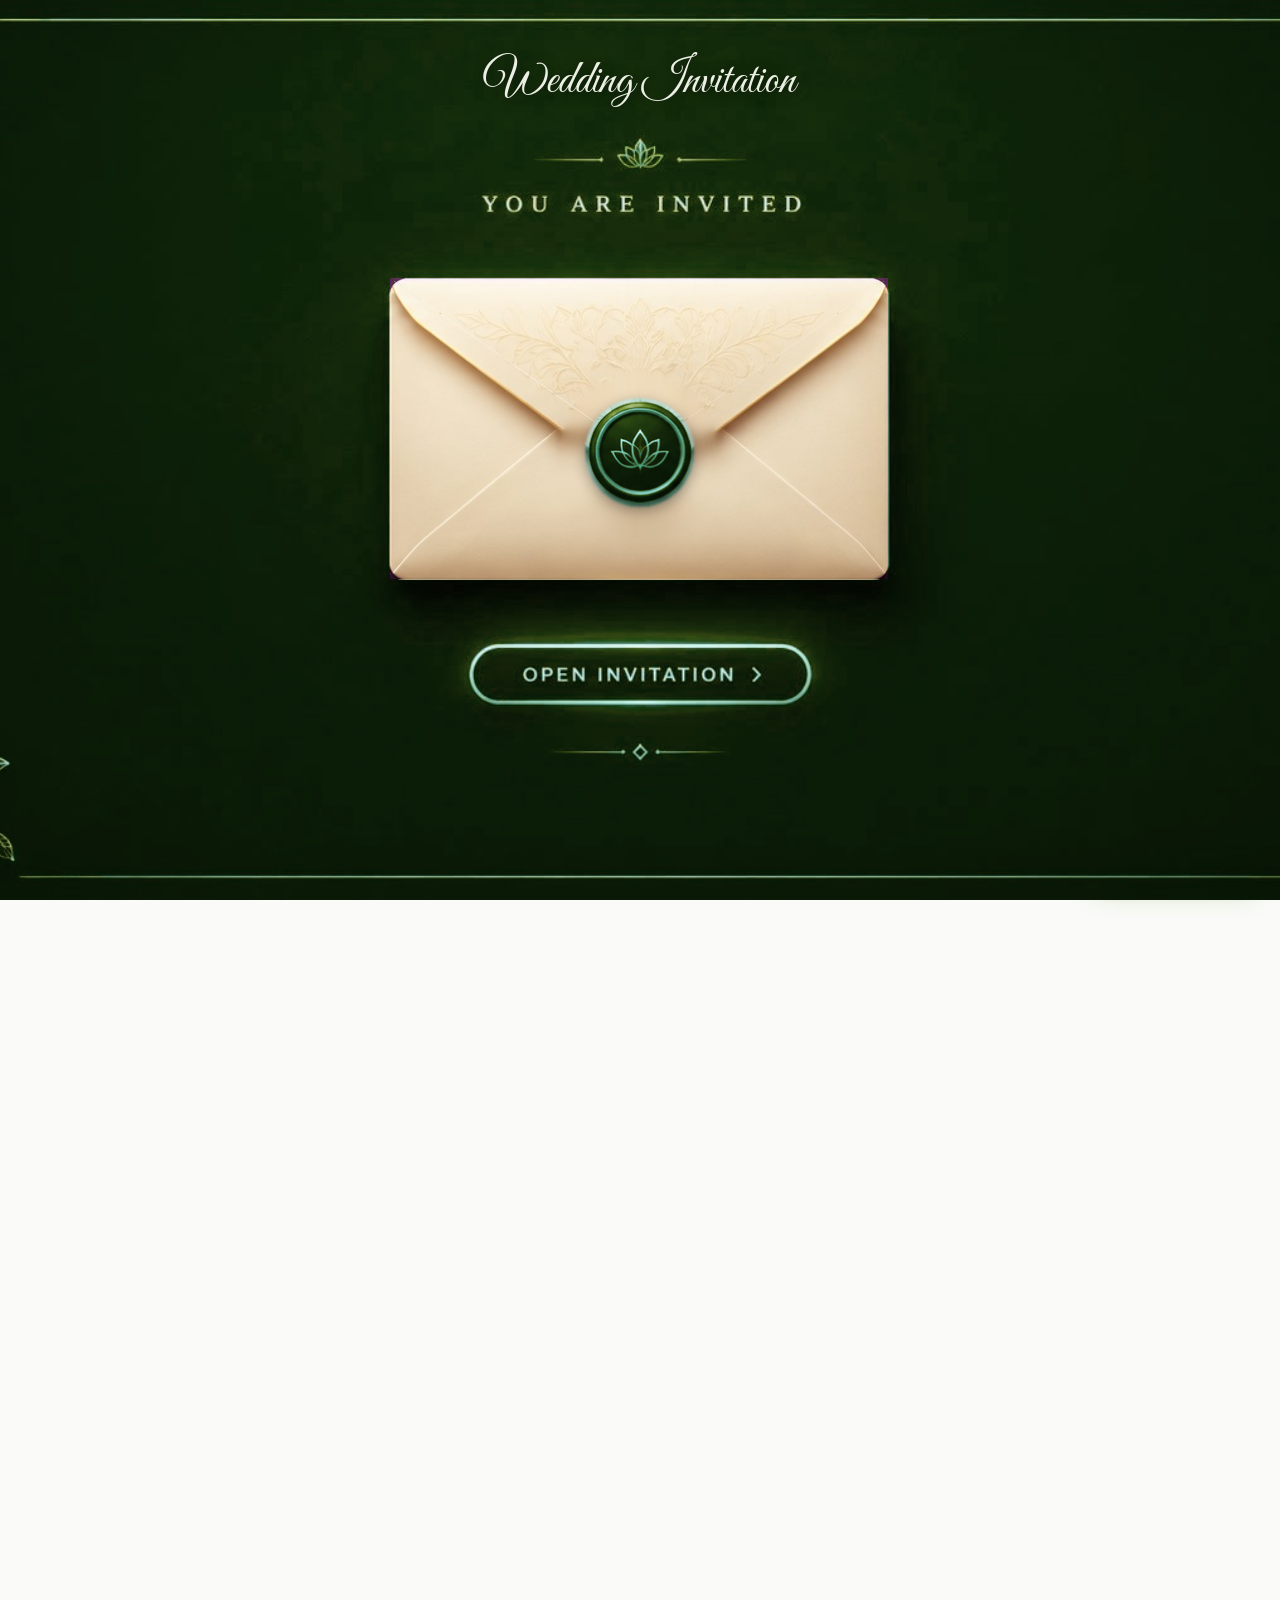
<file: index.html>
<!DOCTYPE html>
<html lang="en">
<head>
<meta charset="utf-8">
<meta name="viewport" content="width=device-width, initial-scale=1, viewport-fit=cover">
<meta name="theme-color" content="#a0105a">
<!-- Title & description are also set from config.js. WhatsApp/Facebook link previews read these two lines directly, so update them here too. -->
<title>Rahul &amp; Mamta · Wedding Invitation</title>
<meta name="description" content="Rahul &amp; Mamta are getting married. 23 – 25 November 2026,w sabzi Mandi Ke samne, Holi ka Tiba, Bansur ( Kotputli - Behror), Rajasthan.">
<link rel="preconnect" href="https://fonts.googleapis.com">
<link rel="preconnect" href="https://fonts.gstatic.com" crossorigin>
<link href="https://fonts.googleapis.com/css2?family=Great+Vibes&family=Lora:ital,wght@0,400;0,500;1,400&family=Cormorant+Garamond:wght@500;600;700&family=Jost:wght@400;500&family=Hind:wght@400;500&family=Marcellus&family=Roboto:wght@400;500&family=Roboto+Mono:wght@500&display=swap" rel="stylesheet">
<link href="https://api.mapbox.com/mapbox-gl-js/v3.8.0/mapbox-gl.css" rel="stylesheet">
<script src="https://api.mapbox.com/mapbox-gl-js/v3.8.0/mapbox-gl.js" defer></script>
<script>document.documentElement.classList.add('js')</script>
<link rel="stylesheet" href="style.css?v=7">
</head>
<body class="locked">

<!-- reusable drawings -->
<svg width="0" height="0" style="position:absolute" aria-hidden="true">
  <defs>
    <symbol id="mandala" viewBox="-100 -100 200 200"><g fill="none" stroke="currentColor" stroke-width="1.3"><circle r="97"/><circle r="91"/><circle r="58"/><circle r="30"/><circle r="9"/><path transform="rotate(0.0)" d="M0 -60 C11 -68 11 -82 0 -90 C-11 -82 -11 -68 0 -60Z"/><path transform="rotate(22.5)" d="M0 -60 C11 -68 11 -82 0 -90 C-11 -82 -11 -68 0 -60Z"/><path transform="rotate(45.0)" d="M0 -60 C11 -68 11 -82 0 -90 C-11 -82 -11 -68 0 -60Z"/><path transform="rotate(67.5)" d="M0 -60 C11 -68 11 -82 0 -90 C-11 -82 -11 -68 0 -60Z"/><path transform="rotate(90.0)" d="M0 -60 C11 -68 11 -82 0 -90 C-11 -82 -11 -68 0 -60Z"/><path transform="rotate(112.5)" d="M0 -60 C11 -68 11 -82 0 -90 C-11 -82 -11 -68 0 -60Z"/><path transform="rotate(135.0)" d="M0 -60 C11 -68 11 -82 0 -90 C-11 -82 -11 -68 0 -60Z"/><path transform="rotate(157.5)" d="M0 -60 C11 -68 11 -82 0 -90 C-11 -82 -11 -68 0 -60Z"/><path transform="rotate(180.0)" d="M0 -60 C11 -68 11 -82 0 -90 C-11 -82 -11 -68 0 -60Z"/><path transform="rotate(202.5)" d="M0 -60 C11 -68 11 -82 0 -90 C-11 -82 -11 -68 0 -60Z"/><path transform="rotate(225.0)" d="M0 -60 C11 -68 11 -82 0 -90 C-11 -82 -11 -68 0 -60Z"/><path transform="rotate(247.5)" d="M0 -60 C11 -68 11 -82 0 -90 C-11 -82 -11 -68 0 -60Z"/><path transform="rotate(270.0)" d="M0 -60 C11 -68 11 -82 0 -90 C-11 -82 -11 -68 0 -60Z"/><path transform="rotate(292.5)" d="M0 -60 C11 -68 11 -82 0 -90 C-11 -82 -11 -68 0 -60Z"/><path transform="rotate(315.0)" d="M0 -60 C11 -68 11 -82 0 -90 C-11 -82 -11 -68 0 -60Z"/><path transform="rotate(337.5)" d="M0 -60 C11 -68 11 -82 0 -90 C-11 -82 -11 -68 0 -60Z"/><circle transform="rotate(5.6)" cx="0" cy="-94" r="1.6"/><circle transform="rotate(16.85)" cx="0" cy="-94" r="1.6"/><circle transform="rotate(28.1)" cx="0" cy="-94" r="1.6"/><circle transform="rotate(39.35)" cx="0" cy="-94" r="1.6"/><circle transform="rotate(50.6)" cx="0" cy="-94" r="1.6"/><circle transform="rotate(61.85)" cx="0" cy="-94" r="1.6"/><circle transform="rotate(73.1)" cx="0" cy="-94" r="1.6"/><circle transform="rotate(84.35)" cx="0" cy="-94" r="1.6"/><circle transform="rotate(95.6)" cx="0" cy="-94" r="1.6"/><circle transform="rotate(106.85)" cx="0" cy="-94" r="1.6"/><circle transform="rotate(118.1)" cx="0" cy="-94" r="1.6"/><circle transform="rotate(129.35)" cx="0" cy="-94" r="1.6"/><circle transform="rotate(140.6)" cx="0" cy="-94" r="1.6"/><circle transform="rotate(151.85)" cx="0" cy="-94" r="1.6"/><circle transform="rotate(163.1)" cx="0" cy="-94" r="1.6"/><circle transform="rotate(174.35)" cx="0" cy="-94" r="1.6"/><circle transform="rotate(185.6)" cx="0" cy="-94" r="1.6"/><circle transform="rotate(196.85)" cx="0" cy="-94" r="1.6"/><circle transform="rotate(208.1)" cx="0" cy="-94" r="1.6"/><circle transform="rotate(219.35)" cx="0" cy="-94" r="1.6"/><circle transform="rotate(230.6)" cx="0" cy="-94" r="1.6"/><circle transform="rotate(241.85)" cx="0" cy="-94" r="1.6"/><circle transform="rotate(253.1)" cx="0" cy="-94" r="1.6"/><circle transform="rotate(264.35)" cx="0" cy="-94" r="1.6"/><circle transform="rotate(275.6)" cx="0" cy="-94" r="1.6"/><circle transform="rotate(286.85)" cx="0" cy="-94" r="1.6"/><circle transform="rotate(298.1)" cx="0" cy="-94" r="1.6"/><circle transform="rotate(309.35)" cx="0" cy="-94" r="1.6"/><circle transform="rotate(320.6)" cx="0" cy="-94" r="1.6"/><circle transform="rotate(331.85)" cx="0" cy="-94" r="1.6"/><circle transform="rotate(343.1)" cx="0" cy="-94" r="1.6"/><circle transform="rotate(354.35)" cx="0" cy="-94" r="1.6"/><path transform="rotate(0)" d="M0 -30 C8 -38 8 -50 0 -57 C-8 -50 -8 -38 0 -30Z"/><path transform="rotate(15)" d="M0 -12 C5 -18 5 -24 0 -29 C-5 -24 -5 -18 0 -12Z"/><path transform="rotate(30)" d="M0 -30 C8 -38 8 -50 0 -57 C-8 -50 -8 -38 0 -30Z"/><path transform="rotate(45)" d="M0 -12 C5 -18 5 -24 0 -29 C-5 -24 -5 -18 0 -12Z"/><path transform="rotate(60)" d="M0 -30 C8 -38 8 -50 0 -57 C-8 -50 -8 -38 0 -30Z"/><path transform="rotate(75)" d="M0 -12 C5 -18 5 -24 0 -29 C-5 -24 -5 -18 0 -12Z"/><path transform="rotate(90)" d="M0 -30 C8 -38 8 -50 0 -57 C-8 -50 -8 -38 0 -30Z"/><path transform="rotate(105)" d="M0 -12 C5 -18 5 -24 0 -29 C-5 -24 -5 -18 0 -12Z"/><path transform="rotate(120)" d="M0 -30 C8 -38 8 -50 0 -57 C-8 -50 -8 -38 0 -30Z"/><path transform="rotate(135)" d="M0 -12 C5 -18 5 -24 0 -29 C-5 -24 -5 -18 0 -12Z"/><path transform="rotate(150)" d="M0 -30 C8 -38 8 -50 0 -57 C-8 -50 -8 -38 0 -30Z"/><path transform="rotate(165)" d="M0 -12 C5 -18 5 -24 0 -29 C-5 -24 -5 -18 0 -12Z"/><path transform="rotate(180)" d="M0 -30 C8 -38 8 -50 0 -57 C-8 -50 -8 -38 0 -30Z"/><path transform="rotate(195)" d="M0 -12 C5 -18 5 -24 0 -29 C-5 -24 -5 -18 0 -12Z"/><path transform="rotate(210)" d="M0 -30 C8 -38 8 -50 0 -57 C-8 -50 -8 -38 0 -30Z"/><path transform="rotate(225)" d="M0 -12 C5 -18 5 -24 0 -29 C-5 -24 -5 -18 0 -12Z"/><path transform="rotate(240)" d="M0 -30 C8 -38 8 -50 0 -57 C-8 -50 -8 -38 0 -30Z"/><path transform="rotate(255)" d="M0 -12 C5 -18 5 -24 0 -29 C-5 -24 -5 -18 0 -12Z"/><path transform="rotate(270)" d="M0 -30 C8 -38 8 -50 0 -57 C-8 -50 -8 -38 0 -30Z"/><path transform="rotate(285)" d="M0 -12 C5 -18 5 -24 0 -29 C-5 -24 -5 -18 0 -12Z"/><path transform="rotate(300)" d="M0 -30 C8 -38 8 -50 0 -57 C-8 -50 -8 -38 0 -30Z"/><path transform="rotate(315)" d="M0 -12 C5 -18 5 -24 0 -29 C-5 -24 -5 -18 0 -12Z"/><path transform="rotate(330)" d="M0 -30 C8 -38 8 -50 0 -57 C-8 -50 -8 -38 0 -30Z"/><path transform="rotate(345)" d="M0 -12 C5 -18 5 -24 0 -29 C-5 -24 -5 -18 0 -12Z"/></g></symbol>
    <symbol id="latkan" viewBox="0 0 30 280"><path d="M15 0 V236" stroke="#880e4f" stroke-width="1.2"/><circle cx="15" cy="10" r="4.4" fill="#f59e0b"/><circle cx="15" cy="20" r="4.4" fill="#d81b60"/><circle cx="15" cy="30" r="4.4" fill="#fbbf24"/><circle cx="15" cy="40" r="4.4" fill="#ec407a"/><g transform="translate(15 50)"><ellipse rx="3.4" ry="7" fill="#f59e0b" stroke="#ad1457" stroke-width=".6" transform="rotate(0) translate(0 -5)"/><ellipse rx="3.4" ry="7" fill="#f59e0b" stroke="#ad1457" stroke-width=".6" transform="rotate(40) translate(0 -5)"/><ellipse rx="3.4" ry="7" fill="#f59e0b" stroke="#ad1457" stroke-width=".6" transform="rotate(80) translate(0 -5)"/><ellipse rx="3.4" ry="7" fill="#f59e0b" stroke="#ad1457" stroke-width=".6" transform="rotate(120) translate(0 -5)"/><ellipse rx="3.4" ry="7" fill="#f59e0b" stroke="#ad1457" stroke-width=".6" transform="rotate(160) translate(0 -5)"/><ellipse rx="3.4" ry="7" fill="#f59e0b" stroke="#ad1457" stroke-width=".6" transform="rotate(200) translate(0 -5)"/><ellipse rx="3.4" ry="7" fill="#f59e0b" stroke="#ad1457" stroke-width=".6" transform="rotate(240) translate(0 -5)"/><ellipse rx="3.4" ry="7" fill="#f59e0b" stroke="#ad1457" stroke-width=".6" transform="rotate(280) translate(0 -5)"/><ellipse rx="3.4" ry="7" fill="#f59e0b" stroke="#ad1457" stroke-width=".6" transform="rotate(320) translate(0 -5)"/><circle r="3.6" fill="#ec407a"/></g><circle cx="15" cy="68" r="4.4" fill="#d81b60"/><circle cx="15" cy="78" r="4.4" fill="#fbbf24"/><circle cx="15" cy="88" r="4.4" fill="#ec407a"/><circle cx="15" cy="98" r="4.4" fill="#f59e0b"/><g transform="translate(15 108)"><ellipse rx="3.4" ry="7" fill="#f59e0b" stroke="#ad1457" stroke-width=".6" transform="rotate(0) translate(0 -5)"/><ellipse rx="3.4" ry="7" fill="#f59e0b" stroke="#ad1457" stroke-width=".6" transform="rotate(40) translate(0 -5)"/><ellipse rx="3.4" ry="7" fill="#f59e0b" stroke="#ad1457" stroke-width=".6" transform="rotate(80) translate(0 -5)"/><ellipse rx="3.4" ry="7" fill="#f59e0b" stroke="#ad1457" stroke-width=".6" transform="rotate(120) translate(0 -5)"/><ellipse rx="3.4" ry="7" fill="#f59e0b" stroke="#ad1457" stroke-width=".6" transform="rotate(160) translate(0 -5)"/><ellipse rx="3.4" ry="7" fill="#f59e0b" stroke="#ad1457" stroke-width=".6" transform="rotate(200) translate(0 -5)"/><ellipse rx="3.4" ry="7" fill="#f59e0b" stroke="#ad1457" stroke-width=".6" transform="rotate(240) translate(0 -5)"/><ellipse rx="3.4" ry="7" fill="#f59e0b" stroke="#ad1457" stroke-width=".6" transform="rotate(280) translate(0 -5)"/><ellipse rx="3.4" ry="7" fill="#f59e0b" stroke="#ad1457" stroke-width=".6" transform="rotate(320) translate(0 -5)"/><circle r="3.6" fill="#ec407a"/></g><circle cx="15" cy="126" r="4.4" fill="#fbbf24"/><circle cx="15" cy="136" r="4.4" fill="#ec407a"/><circle cx="15" cy="146" r="4.4" fill="#f59e0b"/><circle cx="15" cy="156" r="4.4" fill="#d81b60"/><g transform="translate(15 166)"><ellipse rx="3.4" ry="7" fill="#f59e0b" stroke="#ad1457" stroke-width=".6" transform="rotate(0) translate(0 -5)"/><ellipse rx="3.4" ry="7" fill="#f59e0b" stroke="#ad1457" stroke-width=".6" transform="rotate(40) translate(0 -5)"/><ellipse rx="3.4" ry="7" fill="#f59e0b" stroke="#ad1457" stroke-width=".6" transform="rotate(80) translate(0 -5)"/><ellipse rx="3.4" ry="7" fill="#f59e0b" stroke="#ad1457" stroke-width=".6" transform="rotate(120) translate(0 -5)"/><ellipse rx="3.4" ry="7" fill="#f59e0b" stroke="#ad1457" stroke-width=".6" transform="rotate(160) translate(0 -5)"/><ellipse rx="3.4" ry="7" fill="#f59e0b" stroke="#ad1457" stroke-width=".6" transform="rotate(200) translate(0 -5)"/><ellipse rx="3.4" ry="7" fill="#f59e0b" stroke="#ad1457" stroke-width=".6" transform="rotate(240) translate(0 -5)"/><ellipse rx="3.4" ry="7" fill="#f59e0b" stroke="#ad1457" stroke-width=".6" transform="rotate(280) translate(0 -5)"/><ellipse rx="3.4" ry="7" fill="#f59e0b" stroke="#ad1457" stroke-width=".6" transform="rotate(320) translate(0 -5)"/><circle r="3.6" fill="#ec407a"/></g><circle cx="15" cy="184" r="4.4" fill="#ec407a"/><circle cx="15" cy="194" r="4.4" fill="#f59e0b"/><circle cx="15" cy="204" r="4.4" fill="#d81b60"/><circle cx="15" cy="214" r="4.4" fill="#fbbf24"/><g transform="translate(15 224)"><ellipse rx="3.4" ry="7" fill="#f59e0b" stroke="#ad1457" stroke-width=".6" transform="rotate(0) translate(0 -5)"/><ellipse rx="3.4" ry="7" fill="#f59e0b" stroke="#ad1457" stroke-width=".6" transform="rotate(40) translate(0 -5)"/><ellipse rx="3.4" ry="7" fill="#f59e0b" stroke="#ad1457" stroke-width=".6" transform="rotate(80) translate(0 -5)"/><ellipse rx="3.4" ry="7" fill="#f59e0b" stroke="#ad1457" stroke-width=".6" transform="rotate(120) translate(0 -5)"/><ellipse rx="3.4" ry="7" fill="#f59e0b" stroke="#ad1457" stroke-width=".6" transform="rotate(160) translate(0 -5)"/><ellipse rx="3.4" ry="7" fill="#f59e0b" stroke="#ad1457" stroke-width=".6" transform="rotate(200) translate(0 -5)"/><ellipse rx="3.4" ry="7" fill="#f59e0b" stroke="#ad1457" stroke-width=".6" transform="rotate(240) translate(0 -5)"/><ellipse rx="3.4" ry="7" fill="#f59e0b" stroke="#ad1457" stroke-width=".6" transform="rotate(280) translate(0 -5)"/><ellipse rx="3.4" ry="7" fill="#f59e0b" stroke="#ad1457" stroke-width=".6" transform="rotate(320) translate(0 -5)"/><circle r="3.6" fill="#ec407a"/></g><path d="M15 236 C8 238 6 250 5 258 H25 C24 250 22 238 15 236Z" fill="#d99a2b" stroke="#880e4f" stroke-width=".8"/><circle cx="15" cy="262" r="3" fill="#880e4f"/><path d="M11 266 L15 280 L19 266Z" fill="#d81b60"/></symbol>
    <symbol id="orn" viewBox="0 0 180 26"><g fill="none" stroke="currentColor" stroke-width="1.2"><path d="M4 13 H62 M118 13 H176"/><path d="M62 13 l4 -4 4 4 -4 4z M110 13 l4 -4 4 4 -4 4z" fill="currentColor"/><path d="M90 22 C82 16 82 8 90 2 C98 8 98 16 90 22Z"/><path d="M90 22 C80 22 74 16 74 8 C82 9 88 14 90 22Z"/><path d="M90 22 C100 22 106 16 106 8 C98 9 92 14 90 22Z"/></g></symbol>
    <symbol id="i-kalash" viewBox="0 0 64 64"><g fill="none" stroke="currentColor" stroke-width="2" stroke-linecap="round" stroke-linejoin="round"><path d="M18 40 C14 30 20 25 32 25 C44 25 50 30 46 40 C44 48 38 53 32 53 C26 53 20 48 18 40Z"/><path d="M26 25 V21 H38 V25"/><path d="M23 21 H41"/><circle cx="32" cy="14" r="6"/><path d="M27 19 C20 15 15 17 12 21 M37 19 C44 15 49 17 52 21 M28 18 C24 10 18 9 15 11 M36 18 C40 10 46 9 49 11"/><path d="M20 35 H44 M22 44 H42"/><path d="M29 39 l3 -3 3 3 -3 3z" fill="currentColor"/><path d="M24 57 H40"/></g></symbol>
    <symbol id="i-dholak" viewBox="0 0 64 64"><g fill="none" stroke="currentColor" stroke-width="2" stroke-linecap="round" stroke-linejoin="round"><ellipse cx="12" cy="32" rx="5" ry="13"/><ellipse cx="52" cy="32" rx="5" ry="13"/><path d="M12 19 C24 15 40 15 52 19 M12 45 C24 49 40 49 52 45"/><path d="M15 22 L21 43 L27 21 L33 44 L39 21 L45 43 L50 22"/><path d="M8 52 L20 40 M56 52 L44 40"/><circle cx="7" cy="53" r="2" fill="currentColor"/><circle cx="57" cy="53" r="2" fill="currentColor"/></g></symbol>
    <symbol id="i-safa" viewBox="0 0 64 64"><g fill="none" stroke="currentColor" stroke-width="2" stroke-linecap="round" stroke-linejoin="round"><path d="M12 44 C12 27 21 18 32 18 C43 18 52 27 52 44 Z"/><path d="M14 37 C25 30 39 30 50 37 M17 29 C26 23 38 23 47 29"/><path d="M12 44 H52"/><circle cx="32" cy="26" r="3.2" fill="currentColor"/><path d="M33 23 C31 13 35 8 41 4 C38 11 38 16 35 22"/><path d="M20 44 C18 52 22 58 24 60 M44 44 C46 52 42 58 40 60"/><path d="M26 49 C28 51 36 51 38 49"/></g></symbol>
    <symbol id="i-pin" viewBox="0 0 64 64"><g fill="none" stroke="currentColor" stroke-width="2" stroke-linecap="round" stroke-linejoin="round"><path d="M32 58 C32 58 14 40 14 26 C14 15 22 8 32 8 C42 8 50 15 50 26 C50 40 32 58 32 58Z"/><path d="M24 30 V22 L32 16 L40 22 V30 Z M29 30 V25 H35 V30"/></g></symbol>
    <symbol id="i-diya" viewBox="0 0 64 64"><g fill="none" stroke="currentColor" stroke-width="2" stroke-linecap="round" stroke-linejoin="round"><path d="M8 36 C10 48 22 54 32 54 C42 54 54 48 56 36 Z"/><path d="M6 36 H58"/><path d="M32 30 C26 24 28 16 32 8 C36 16 38 24 32 30Z"/><path d="M22 44 C26 46 38 46 42 44"/></g></symbol>
    <symbol id="i-cal" viewBox="0 0 24 24"><g fill="none" stroke="currentColor" stroke-width="1.8" stroke-linecap="round"><rect x="3.5" y="5" width="17" height="15" rx="2.5"/><path d="M3.5 10h17M8 3v4M16 3v4M12 13v4M10 15h4"/></g></symbol>
    <symbol id="i-mail" viewBox="0 0 24 24"><g fill="none" stroke="currentColor" stroke-width="1.8" stroke-linejoin="round"><rect x="3" y="5.5" width="18" height="13" rx="2.5"/><path d="M3.5 7l8.5 6.5L20.5 7"/></g></symbol>
    <symbol id="i-map" viewBox="0 0 24 24"><g fill="none" stroke="currentColor" stroke-width="1.8" stroke-linejoin="round"><path d="M12 21s-6.5-6.2-6.5-11a6.5 6.5 0 0 1 13 0c0 4.8-6.5 11-6.5 11z"/><circle cx="12" cy="10" r="2.4"/></g></symbol>
    <symbol id="i-events" viewBox="0 0 24 24"><g fill="none" stroke="currentColor" stroke-width="1.8" stroke-linecap="round"><path d="M12 3c-2 3-2 5 0 7 2-2 2-4 0-7z"/><path d="M4 13h16l-2 6H6z"/><path d="M8 16h8"/></g></symbol>
    <symbol id="i-help" viewBox="0 0 24 24"><g fill="none" stroke="currentColor" stroke-width="1.8" stroke-linecap="round"><circle cx="12" cy="12" r="9"/><path d="M9.6 9.4a2.5 2.5 0 0 1 4.8.9c0 1.7-2.4 2.1-2.4 3.7"/><circle cx="12" cy="17.2" r=".6" fill="currentColor"/></g></symbol>
    <symbol id="i-mute" viewBox="0 0 24 24"><g fill="none" stroke="currentColor" stroke-width="1.8" stroke-linecap="round" stroke-linejoin="round"><path d="M4 9.5h3.5L12 5.5v13l-4.5-4H4z"/><path d="M16 9.5l5 5M21 9.5l-5 5"/></g></symbol>
    <symbol id="i-phone" viewBox="0 0 24 24"><path fill="currentColor" d="M6.6 10.8a15.1 15.1 0 0 0 6.6 6.6l2.2-2.2c.3-.3.7-.4 1-.2 1.1.4 2.3.6 3.6.6.6 0 1 .4 1 1V20c0 .6-.4 1-1 1A17 17 0 0 1 3 4c0-.6.4-1 1-1h3.5c.6 0 1 .4 1 1 0 1.3.2 2.5.6 3.6.1.3 0 .7-.2 1z"/></symbol>
    <symbol id="diya" viewBox="0 0 60 60">
      <ellipse class="glow" cx="30" cy="26" rx="18" ry="20" fill="#fbbf24" opacity=".28"/>
      <path class="flame" d="M30 34 C23 27 25 18 30 8 C35 18 37 27 30 34Z" fill="#f59e0b"/>
      <path class="flame" d="M30 33 C27 28 28 23 30 17 C32 23 33 28 30 33Z" fill="#fde68a"/>
      <path d="M6 36 C9 49 20 55 30 55 C40 55 51 49 54 36 Z" fill="#c2185b"/>
      <path d="M4 36 H56" stroke="#a0105a" stroke-width="3" stroke-linecap="round"/>
      <path d="M14 44 C22 48 38 48 46 44" stroke="#f8e0a8" stroke-width="1.6" fill="none"/>
      <circle cx="30" cy="47" r="1.8" fill="#f8e0a8"/>
    </symbol>
  </defs>
</svg>

<!-- ================= ENVELOPE ================= -->
<!-- All texts on this page come from config.js (data-t="..." marks where). -->
<div class="gate" id="gate" role="button" tabindex="0" aria-label="Tap to open the invitation">
  <div class="stage-g">
    <img class="stage-bg" id="imgGate" src="gate-background.jpg?v=7" alt="" draggable="false">
    <p class="gate-title" data-t="envelope.title"></p>
    <div class="env-layer">
      <div class="env-back"></div>
      <div class="env-card"><div class="card-in"><span data-t="envelope.cardKicker"></span><b data-t="@couple"></b><small data-t="envelope.cardDates"></small></div></div>
      <div class="env-front"></div>
      <div class="env-flap"><div class="flap-face"></div><div class="flap-back"></div></div>
      <img class="env-seal" id="imgSeal" src="wax-seal.png?v=7" alt="" draggable="false">
    </div>
  </div>
</div>

<!-- ================= HERO ================= -->
<header class="hero" id="invitation">
  <div class="stage">
    <div class="sun" aria-hidden="true"></div>
    <svg class="halo mandala spin" aria-hidden="true"><use href="#mandala"/></svg>
    <svg class="side-mandala l mandala spin wide-only" aria-hidden="true"><use href="#mandala"/></svg>
    <svg class="side-mandala r mandala spin rev wide-only" aria-hidden="true"><use href="#mandala"/></svg>
    <div class="side-info l wide-only">
      <p class="si-k" data-t="hero.leftPanel.kicker"></p>
      <p class="si-big" data-t="hero.leftPanel.big"></p>
      <p class="si-txt" data-t="hero.leftPanel.text"></p>
      <p class="si-sub" data-t="hero.leftPanel.small"></p>
    </div>
    <div class="side-info r wide-only">
      <p class="si-k" data-t="hero.rightPanel.kicker"></p>
      <p class="si-big si-place" data-t="hero.rightPanel.big"></p>
      <p class="si-txt" data-t="hero.rightPanel.text"></p>
      <p class="si-sub" data-t="hero.rightPanel.small"></p>
    </div>
    <div class="toran wide-only" aria-hidden="true"><i></i><i></i><i></i><i></i><i></i><i></i><i></i><i></i><i></i><i></i><i></i><i></i></div>

    <div class="lyr lyr-L pillar" aria-hidden="true"></div>
    <div class="lyr lyr-R pillar" aria-hidden="true"></div>
    <img class="lyr lyr-G" id="imgGanesh" src="ganesh.webp" alt="Shri Ganesh" draggable="false">

    <div class="ctext">
      <p class="shloka f" lang="sa" data-t="hero.shloka"></p>
      <p class="bless f" data-t="hero.blessing"></p>
      <p class="wi f"><i></i><span data-t="hero.label"></span><i></i></p>
      <h1 class="names"><span data-t="names.first"></span><span class="amp" data-t="names.joiner"></span><span data-t="names.second"></span></h1>
      <p class="date f" data-t="hero.date"></p>
      <p class="addr f" data-t="hero.address"></p>
      <svg class="orn hero-orn f" aria-hidden="true"><use href="#orn"/></svg>
    </div>

    <div class="latkans wide-only" aria-hidden="true"><svg class="lk" style="left:28%;height:calc(var(--u) * 210)"><use href="#latkan"/></svg><svg class="lk" style="left:36%;height:calc(var(--u) * 150)"><use href="#latkan"/></svg><svg class="lk" style="right:36%;height:calc(var(--u) * 150)"><use href="#latkan"/></svg><svg class="lk" style="right:28%;height:calc(var(--u) * 210)"><use href="#latkan"/></svg></div>
    <div class="diyas l wide-only" aria-hidden="true"><svg class="diya"><use href="#diya"/></svg><svg class="diya"><use href="#diya"/></svg><svg class="diya"><use href="#diya"/></svg></div>
    <div class="diyas r wide-only" aria-hidden="true"><svg class="diya"><use href="#diya"/></svg><svg class="diya"><use href="#diya"/></svg><svg class="diya"><use href="#diya"/></svg></div>

    <img class="lyr lyr-C" id="imgCouple" src="couple.webp" alt="The bride and groom in wedding clothes, standing among flowers" draggable="false">
    <canvas id="petals" aria-hidden="true"></canvas>
    <a class="scroll-cue" href="#details"><span class="sr">Scroll to the details</span></a>
  </div>

  <div class="hero-after" id="details">
    <div class="garland sm" aria-hidden="true" style="margin:0 -20px 30px"></div>
    <p class="tagline rv" data-t="tagline"></p>
    <div class="facts" id="facts"></div>
    <a class="btn rv" href="#celebrations" data-t="factsButton"></a>
  </div>
</header>

<main>
<!-- ================= CELEBRATIONS ================= -->
<section class="celebrations" id="celebrations">
  <div class="wrap">
    <div class="head rv">
      <p class="kicker" data-t="eventsSection.kicker"></p>
      <h2 data-t="eventsSection.title"></h2>
      <svg class="orn" aria-hidden="true"><use href="#orn"/></svg>
      <p data-t="eventsSection.text"></p>
    </div>
    <div class="events" id="events"></div>
    <div class="ev-dots" id="evDots" role="tablist" aria-label="Choose a celebration"></div>
    <p class="swipe" data-t="eventsSection.swipeHint"></p>
  </div>
</section>

<!-- ================= COUNTDOWN ================= -->
<section class="count" aria-labelledby="count-h">
  <div class="garland" aria-hidden="true"></div>
  <svg class="bigm mandala spin" aria-hidden="true"><use href="#mandala"/></svg>
  <div class="wrap">
    <p class="kicker rv" data-t="countdown.kicker"></p>
    <h2 id="count-h" class="rv" data-t="countdown.title"></h2>
    <p class="when rv" data-t="countdown.when"></p>
    <div class="clock rv" id="clock" role="timer" aria-live="off">
      <div class="unit" data-u="days"><div class="tile"><b>--</b></div><span>Days</span></div>
      <i class="sep">:</i>
      <div class="unit" data-u="hours"><div class="tile"><b>--</b></div><span>Hours</span></div>
      <i class="sep">:</i>
      <div class="unit" data-u="minutes"><div class="tile"><b>--</b></div><span>Minutes</span></div>
      <i class="sep">:</i>
      <div class="unit" data-u="seconds"><div class="tile"><b>--</b></div><span>Seconds</span></div>
    </div>
    <p class="today-note" data-t="countdown.todayNote"></p>
    <p class="until rv" id="until" data-t="countdown.until"></p>
    <div class="diyas-row rv" aria-hidden="true"><svg class="diya"><use href="#diya"/></svg><svg class="diya"><use href="#diya"/></svg><svg class="diya"><use href="#diya"/></svg><svg class="diya"><use href="#diya"/></svg><svg class="diya"><use href="#diya"/></svg></div>
  </div>
</section>

<!-- ================= VENUE ================= -->
<section id="venue">
  <div class="wrap">
    <div class="head rv">
      <p class="kicker" data-t="venue.kicker"></p>
      <h2 data-t="venue.title"></h2>
      <svg class="orn" aria-hidden="true"><use href="#orn"/></svg>
      <p data-t="venue.text"></p>
    </div>
    <div class="map-frame rv">
      <div class="mbx" id="map" role="region" aria-label="Map of the venue with routes from nearby cities">
        <div class="map-toggle" role="group" aria-label="Map style">
          <button type="button" data-style="streets" aria-pressed="true">Map</button>
          <button type="button" data-style="satellite" aria-pressed="false">Satellite</button>
        </div>
      </div>
      <div class="routes" id="routes" aria-label="Routes from nearby cities"></div>
      <div class="map-foot" id="mapFoot">
        <span data-t="venue.address"></span>
      </div>
    </div>
  </div>
</section>

<!-- ================= RSVP ================= -->
<section class="rsvp" id="rsvp">
  <div class="garland sm" aria-hidden="true"></div>
  <div class="wrap">
    <div class="head rv">
      <p class="kicker" data-t="rsvp.kicker"></p>
      <h2 data-t="rsvp.title"></h2>
      <svg class="orn" aria-hidden="true"><use href="#orn"/></svg>
      <p data-t="rsvp.text"></p>
    </div>
    <div class="rsvp-card rv">
      <svg class="wm mandala" aria-hidden="true"><use href="#mandala"/></svg>
      <h3 data-t="rsvp.cardTitle"></h3>
      <form class="rsvp-form" id="rsvpForm" novalidate>
        <label class="f"><span data-t="rsvp.nameLabel"></span>
          <input type="text" id="rsvpName" name="name" required placeholder="Full name" autocomplete="name">
        </label>
        <div class="f"><span data-t="rsvp.guestsLabel"></span>
          <div class="stepper">
            <button type="button" data-d="-1" aria-label="One less guest">&minus;</button>
            <output id="rsvpGuests" aria-live="polite">1</output>
            <button type="button" data-d="1" aria-label="One more guest">+</button>
          </div>
        </div>
        <fieldset style="border:none;padding:0;margin:0">
          <legend data-t="rsvp.eventsLabel"></legend>
          <div class="checks" id="rsvpChecks"></div>
        </fieldset>
        <p class="rsvp-msg" id="rsvpMsg" role="alert"></p>
        <button class="btn" type="submit" data-t="rsvp.button"></button>
      </form>
    </div>
  </div>
</section>
</main>

<!-- ================= FOOTER ================= -->
<footer>
  <div class="garland" aria-hidden="true"></div>
  <svg class="bigm mandala spin rev" aria-hidden="true"><use href="#mandala"/></svg>
  <div class="inner">
    <svg class="orn" aria-hidden="true" style="color:var(--gold-l)"><use href="#orn"/></svg>
    <h2 data-t="footer.title"></h2>
    <p data-t="footer.text"></p>
    <p class="when" data-t="footer.when"></p>

    <div class="contact rv" id="contacts">
      <h3 data-t="footer.contactTitle"></h3>
      <address data-t="footer.address"></address>
      <div class="people" id="people"></div>
    </div>
    <a class="btn ghost" href="#invitation" data-t="footer.backToTop"></a>
  </div>
</footer>

<button class="music-btn" id="musicBtn" type="button" aria-pressed="false">
  <span class="bars" aria-hidden="true"><i></i><i></i><i></i></span><svg class="mute" aria-hidden="true"><use href="#i-mute"/></svg>
  <span id="musicLabel">Tap to play music</span>
</button>
<nav class="mnav" id="mnav" aria-label="Quick links">
  <a href="#celebrations" data-s="celebrations"><svg aria-hidden="true"><use href="#i-events"/></svg><span data-t="nav.events"></span></a>
  <a href="#venue" data-s="venue"><svg aria-hidden="true"><use href="#i-map"/></svg><span data-t="nav.map"></span></a>
  <a href="#rsvp" data-s="rsvp"><svg aria-hidden="true"><use href="#i-mail"/></svg><span data-t="nav.rsvp"></span></a>
  <a href="#contacts" data-s="contacts"><svg aria-hidden="true"><use href="#i-help"/></svg><span data-t="nav.help"></span></a>
  <button type="button" id="mnavMusic" class="music" aria-pressed="false" aria-label="Music"><span class="bars" aria-hidden="true"><i></i><i></i><i></i></span><svg class="mute" aria-hidden="true"><use href="#i-mute"/></svg><span class="lbl">Music off</span></button>
</nav>
<audio id="bgm" loop preload="auto" src="music.mp3?v=7"></audio>

<!-- 1) your settings  2) builds the page from them  3) animations, map, countdown -->
<script src="config.js?v=7"></script>
<script src="template.js?v=7"></script>
<script src="main.js?v=7"></script>
</body>
</html>
</file>
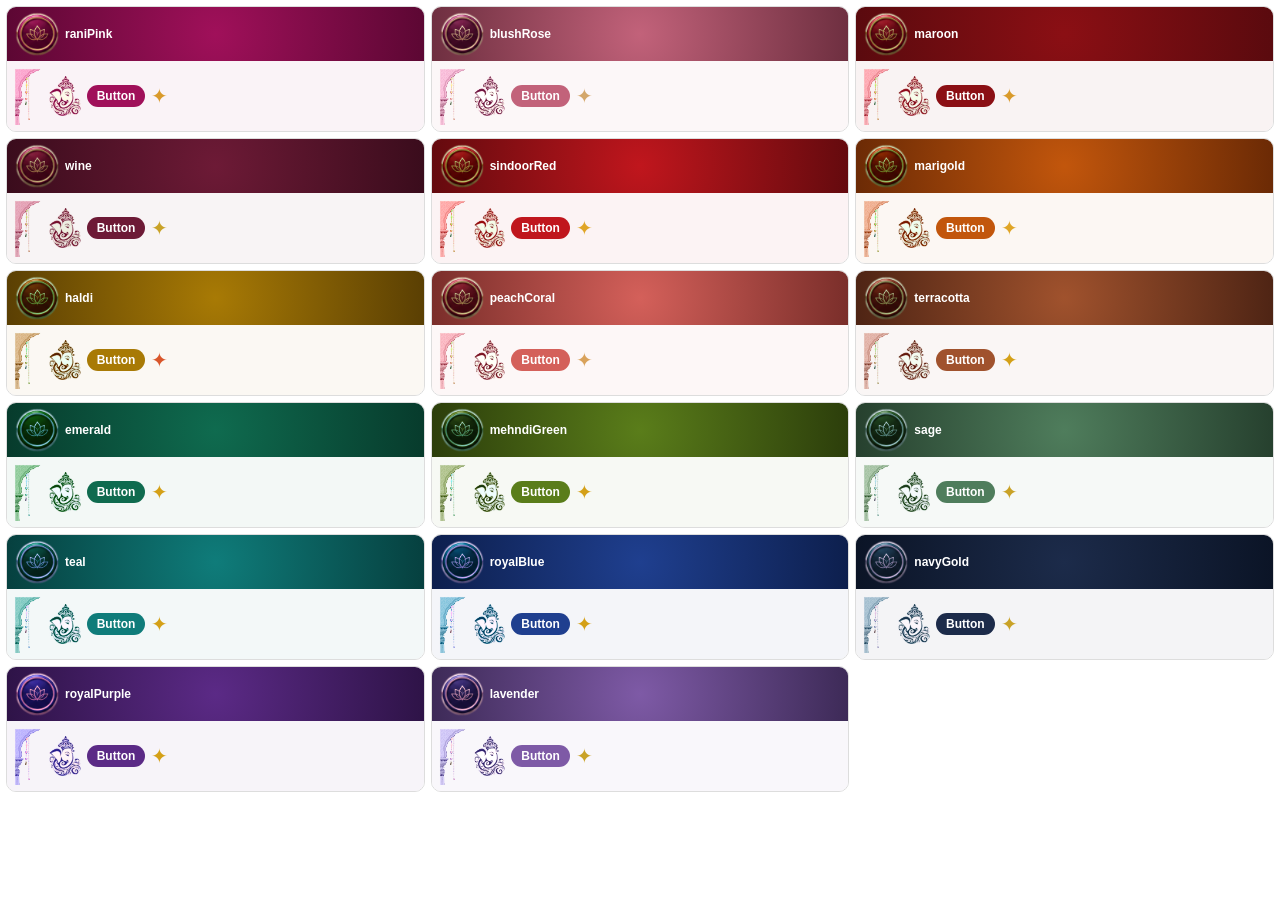
<file: themes-preview.html>
<!doctype html><meta charset="utf-8"><title>Theme preview</title><!-- Open this file to see every ready-made theme. Not part of the website. --><style>body{margin:0;font:12px sans-serif;display:grid;grid-template-columns:repeat(3,1fr);gap:6px;padding:6px;background:#fff}
.c{border-radius:10px;overflow:hidden;border:1px solid #ddd}.top{height:54px;display:flex;align-items:center;gap:6px;padding:0 8px;color:#fff;font-weight:600}
.top img{height:44px}.row{display:flex;align-items:center;gap:6px;padding:6px}.row img{height:58px}.b{padding:4px 10px;border-radius:99px;color:#fff;font-weight:600}</style>
<script src="config.js"></script><body><script>
Object.keys(THEMES).forEach(function(k){var t=THEMES[k];document.body.insertAdjacentHTML('beforeend','<div class="c"><div class="top" style="background:radial-gradient(circle,'+t.main+','+t.dark+')"><img src="wax-seal.png" style="filter:'+t.pictures+'">'+k+'</div><div class="row" style="background:color-mix(in srgb,'+t.main+' 5%,#fff)"><img src="pillar-left.webp" style="filter:'+t.pictures+';height:58px;width:30px;object-fit:cover;object-position:top"><img src="ganesh.webp" style="filter:'+t.pictures+';height:40px"><span class="b" style="background:'+t.main+'">Button</span><span style="color:'+t.gold+';font-size:20px">✦</span></div></div>')});
</script>
</file>
<file: style.css>
/* ============================================================
   COLOURS ARE SET IN config.js (theme section). The values below
   are only fallbacks used if config.js is missing.
   ============================================================ */
:root{
  --maroon:#a0105a;--maroon-d:#5c0733;--maroon-l:#c0136e;--red:#8a0a4a;--vermilion:#c2185b;
  --gold:#d99a2b;--gold-l:#f8e0a8;--marigold:#f59e0b;--leaf:#2f7d32;
  --blush:#ffd6e6;--blush-l:#fff0f6;--pink:#f06292;--cream:#fff8f8;--paper:#fff4f6;
  --ink:#3b1d2a;--muted:#7a5566;--line:#f5dbe5;--border:#f1c8d8;--on-dark:#fde0ec;
  --ui:"Jost",Arial,Helvetica,sans-serif;--script:"Great Vibes","Brush Script MT",cursive;
  --head:"Cormorant Garamond",Georgia,serif;--body:"Lora",Georgia,serif;--num:"Marcellus","Jost",Arial,sans-serif;
  --img-filter:saturate(1);
}
*{box-sizing:border-box}
html{scroll-behavior:smooth;-webkit-text-size-adjust:100%;text-size-adjust:100%;width:100%;overflow-x:hidden}
@supports (overflow:clip){html{overflow-x:clip}}
body{margin:0;background:var(--cream);color:var(--ink);font-family:var(--body);line-height:1.65;width:100%;max-width:100%;overflow-x:hidden;overflow-wrap:break-word}
@supports (overflow:clip){body{overflow-x:clip}}
section,header,footer,main{max-width:100%;overflow-x:clip}
img,video,canvas,iframe{max-width:100%}
img,svg{display:block;max-width:100%}
a{color:inherit}
h1,h2,h3{margin:0;font-weight:600}
.sr{position:absolute;width:1px;height:1px;overflow:hidden;clip:rect(0 0 0 0)}
.script{font-family:var(--script);font-weight:normal}

/* ---------- shared ornaments ---------- */
.garland{height:64px;background:url("toran.svg") repeat-x center top/auto 64px;pointer-events:none}
.garland.sm{height:46px;background-size:auto 46px}
.orn{width:180px;height:26px;margin:12px auto 0;color:var(--gold)}
.mandala{color:var(--gold)}
.spin{animation:spin 140s linear infinite}
.spin.rev{animation-direction:reverse}
@keyframes spin{to{transform:rotate(360deg)}}

.btn{display:inline-flex;align-items:center;justify-content:center;gap:10px;padding:14px 30px;background:var(--maroon);color:#fff;text-decoration:none;font:500 15px var(--ui);letter-spacing:.06em;border-radius:999px;border:none;cursor:pointer;box-shadow:0 10px 24px color-mix(in srgb,var(--maroon) 19%,transparent),inset 0 0 0 1px #ffffff22;transition:transform .2s,box-shadow .2s}
.btn:hover{transform:translateY(-2px);box-shadow:0 14px 28px color-mix(in srgb,var(--maroon) 25%,transparent)}
.btn.gold{background:linear-gradient(180deg,#f3c25a,#d99a2b);color:var(--maroon-d)}
.btn.ghost{background:transparent;color:var(--gold-l);box-shadow:inset 0 0 0 1px var(--gold-l)}

.wrap{max-width:1120px;margin:0 auto;padding:84px 22px}
.head{text-align:center;max-width:680px;margin:0 auto 46px}
.kicker{font:30px/1.1 var(--script);color:var(--vermilion);margin:0}
.head h2{font-family:var(--head);color:var(--maroon);font-size:clamp(34px,5vw,50px);line-height:1.1;margin:6px 0 0}
.head p{color:var(--muted);margin:14px 0 0;font-size:17px}

/* reveal on scroll */
.js .rv{opacity:0;transform:translateY(28px);transition:opacity .9s ease,transform .9s cubic-bezier(.2,.7,.2,1)}
.js .rv.in{opacity:1;transform:none}

/* ================= HERO ================= */
.hero{position:relative;background:var(--cream);width:100%;container-type:inline-size}
.stage{--u:calc(min(100vw,560px) / 512);--u:calc(min(100cqw,560px) / 512);max-width:100%;position:relative;width:calc(var(--u) * 512);height:calc(var(--u) * 722);margin:0 auto;overflow:hidden;background:var(--cream)}
.lyr{position:absolute;pointer-events:none;user-select:none;-webkit-user-drag:none;max-width:none}
.lyr-L{left:0;top:0;height:100%;width:calc(var(--u) * 206)}
.lyr-R{right:0;top:0;height:100%;width:calc(var(--u) * 206)}
.lyr-G{left:calc(50% + var(--u) * -16);top:calc(var(--u) * 15);width:calc(var(--u) * 53);filter:drop-shadow(0 0 0 #f59e0b00)}
.lyr-C{left:calc(50% + var(--u) * -146);top:calc(var(--u) * 399);width:calc(var(--u) * 292);z-index:3}
.halo{position:absolute;left:50%;top:calc(var(--u) * 560);width:calc(var(--u) * 330);height:calc(var(--u) * 330);margin:calc(var(--u) * -165) 0 0 calc(var(--u) * -165);opacity:.22;z-index:1}
.sun{position:absolute;left:50%;top:calc(var(--u) * 560);width:calc(var(--u) * 300);height:calc(var(--u) * 300);margin:calc(var(--u) * -150) 0 0 calc(var(--u) * -150);border-radius:50%;background:radial-gradient(circle,var(--blush) 0%,color-mix(in srgb,var(--blush) 67%,transparent) 40%,transparent 70%);z-index:0}
#petals{position:absolute;inset:0;width:100%;height:100%;z-index:6;pointer-events:none}

.ctext{position:absolute;z-index:4;left:50%;top:calc(var(--u) * 86);width:calc(var(--u) * 300);transform:translateX(-50%);text-align:center;color:var(--red)}
.ctext p{margin:0}
.shloka{font:500 calc(var(--u) * 11.4)/1.6 "Hind","Noto Sans Devanagari",sans-serif;color:var(--ink)}
.bless{font:italic calc(var(--u) * 12.3) var(--body);color:var(--ink);margin-top:calc(var(--u) * 19)!important}
.names{font:normal calc(var(--u) * 56)/.98 var(--script);color:var(--red);margin:calc(var(--u) * 9) 0 0}
.names span{display:block}
.names .amp{font-size:.76em;line-height:.9;color:var(--maroon-l)}
.date{font:500 calc(var(--u) * 17) var(--body);color:var(--red);margin-top:calc(var(--u) * 12)!important}
.addr{font:calc(var(--u) * 12.8)/1.55 var(--body);color:var(--red);margin-top:calc(var(--u) * 4)!important}

.stage .wide-only{display:none!important}
.toran{position:absolute;top:0;left:calc(var(--u) * 180);right:calc(var(--u) * 180);height:calc(var(--u) * 64);display:flex;justify-content:center;z-index:2;overflow:hidden}
.toran i{flex:0 0 auto;width:calc(var(--u) * 112);height:100%;background:url("toran.svg") center top/100% auto no-repeat;transform-origin:50% 0;animation:sway 5s ease-in-out infinite}
.toran i:nth-child(odd){animation-delay:-2.5s}
@keyframes sway{0%,100%{transform:rotate(1.4deg)}50%{transform:rotate(-1.4deg)}}
.latkans{position:absolute;inset:0;z-index:1;pointer-events:none}
.lk{position:absolute;top:calc(var(--u) * 30);width:calc(var(--u) * 22);transform-origin:50% 0;animation:sway 6s ease-in-out infinite}
.lk:nth-child(2n){animation-delay:-3s;animation-duration:7s}
.js .hero:not(.live) .latkans{transform:translateY(-110%)}
.latkans{transition:transform 1.6s .6s cubic-bezier(.3,1.2,.5,1)}
.side-mandala{position:absolute;top:50%;width:calc(var(--u) * 300);height:calc(var(--u) * 300);margin-top:calc(var(--u) * -150);opacity:.12;z-index:0}
.diyas{position:absolute;bottom:calc(var(--u) * 16);display:flex;gap:calc(var(--u) * 26);z-index:2}
.diya{width:calc(var(--u) * 46);height:calc(var(--u) * 46);overflow:visible}
.flame{transform-origin:50% 100%;transform-box:fill-box;animation:flicker 1.6s ease-in-out infinite}
.diya:nth-child(2) .flame{animation-delay:-.5s}.diya:nth-child(3) .flame{animation-delay:-1s}
@keyframes flicker{0%,100%{transform:scale(1,1) rotate(-2deg)}30%{transform:scale(.92,1.08) rotate(2deg)}60%{transform:scale(1.05,.94) rotate(-1deg)}}
.glow{animation:glow 1.6s ease-in-out infinite}
@keyframes glow{50%{opacity:.55}}
.scroll-cue{position:absolute;left:50%;bottom:calc(var(--u) * 10);z-index:7;width:40px;height:40px;margin-left:-20px;border-radius:50%;background:color-mix(in srgb,var(--cream) 93%,transparent);border:1px solid var(--border);color:var(--red);box-shadow:0 4px 12px color-mix(in srgb,var(--maroon) 13%,transparent);animation:nudge 2s ease-in-out infinite}
.scroll-cue::after{content:"";position:absolute;left:50%;top:42%;width:9px;height:9px;border-right:1.6px solid currentColor;border-bottom:1.6px solid currentColor;transform:translate(-50%,-50%) rotate(45deg)}
@keyframes nudge{50%{transform:translateY(5px)}}


.lyr-L.pillar{border-image-source:url("pillar-left.webp")}
.lyr-R.pillar{border-image-source:url("pillar-right.webp")}
/* pillars: arch top and base keep their shape, only the plain shaft stretches when the screen is taller */
.pillar{box-sizing:border-box;border:0 solid transparent;border-image-slice:740 0 444 0 fill;border-image-width:calc(var(--u) * 370) 0 calc(var(--u) * 222) 0;border-image-repeat:stretch}
/* phones: the first page fills the whole screen */
.stage{--cs:1;--ts:1;--ty:0px;height:max(calc(var(--u) * 722),100vh);height:max(calc(var(--u) * 722),100svh)}
.lyr-C{top:auto;bottom:0;width:calc(var(--u) * 292 * var(--cs));left:calc(50% - var(--u) * 146 * var(--cs))}
.halo{top:auto;bottom:calc(var(--u) * 162 * var(--cs));margin:0 0 calc(var(--u) * -165) calc(var(--u) * -165)}
.sun{top:auto;bottom:calc(var(--u) * 162 * var(--cs));margin:0 0 calc(var(--u) * -150) calc(var(--u) * -150)}
.ctext{top:calc(var(--u) * 86 + var(--ty));transform:translateX(-50%) scale(var(--ts));transform-origin:50% 0}

/* wide screens: the card opens up into a full stage */
@media (min-width:900px) and (min-height:560px) and (min-aspect-ratio:1/1){
  .stage{--cs:1!important;--ts:1!important;--ty:0px!important;--H:clamp(560px,100vh,1080px);--H:clamp(560px,100svh,1080px);--u:calc(var(--H) / 722);width:100%;height:var(--H);
    background:radial-gradient(ellipse 55% 60% at 50% 42%,var(--cream) 0%,var(--cream) 55%,var(--blush-l) 100%)}
  .stage .side-mandala.wide-only,.stage .latkans.wide-only{display:block!important}
  .addr br{display:none}
  .stage .diyas.wide-only,.stage .toran.wide-only{display:flex!important}
  .ctext{width:calc(var(--u) * 470);transform:translateX(-50%) scale(1.1);transform-origin:50% 0}
  .lyr-C{-webkit-mask-image:linear-gradient(90deg,transparent 0,#000 12%,#000 93%,transparent 100%);mask-image:linear-gradient(90deg,transparent 0,#000 12%,#000 93%,transparent 100%)}
  .lyr-L{-webkit-mask:linear-gradient(#000,#000) top/100% 30% no-repeat,linear-gradient(90deg,#000 56%,transparent 73%) bottom/100% 71% no-repeat;mask:linear-gradient(#000,#000) top/100% 30% no-repeat,linear-gradient(90deg,#000 56%,transparent 73%) bottom/100% 71% no-repeat}
  .lyr-R{-webkit-mask:linear-gradient(#000,#000) top/100% 30% no-repeat,linear-gradient(270deg,#000 56%,transparent 73%) bottom/100% 71% no-repeat;mask:linear-gradient(#000,#000) top/100% 30% no-repeat,linear-gradient(270deg,#000 56%,transparent 73%) bottom/100% 71% no-repeat}
  .lyr-G{width:calc(var(--u) * 62);left:calc(50% + var(--u) * -19);top:calc(var(--u) * 3)}
  .side-mandala.l{left:calc(var(--u) * 206 + (50% - var(--u) * 352) / 2 - var(--u) * 150)}
  .side-mandala.r{right:calc(var(--u) * 206 + (50% - var(--u) * 352) / 2 - var(--u) * 150)}
  .diyas.l{left:calc(var(--u) * 206 + (50% - var(--u) * 352) / 2 - var(--u) * 95)}
  .diyas.r{right:calc(var(--u) * 206 + (50% - var(--u) * 352) / 2 - var(--u) * 95)}
}

/* entrance, played when the envelope opens */
.js .hero:not(.live) .lyr-L{transform:translateX(-105%)}
.js .hero:not(.live) .lyr-R{transform:translateX(105%)}
.js .hero:not(.live) .lyr-C{transform:translateY(22%);opacity:0}
.js .hero:not(.live) .lyr-G{transform:scale(.6);opacity:0}
.js .hero:not(.live) .toran{transform:translateY(-100%)}
.js .hero:not(.live) .halo,.js .hero:not(.live) .sun,.js .hero:not(.live) .side-mandala,.js .hero:not(.live) .diyas{opacity:0}
.js .hero:not(.live) .ctext .f{opacity:0;transform:translateY(12px)}
.js .hero:not(.live) .names span:not(.amp){clip-path:inset(0 100% 0 0)}
.js .hero:not(.live) .names .amp{transform:scale(0);opacity:0}
.lyr-L,.lyr-R{transition:transform 1.5s cubic-bezier(.16,.8,.2,1)}
.lyr-C{transition:transform 1.4s .7s cubic-bezier(.16,.8,.2,1),opacity 1.2s .7s}
.lyr-G{transition:transform 1s .5s cubic-bezier(.3,1.5,.5,1),opacity 1s .5s}
.hero.live .lyr-G{animation:gglow 4s 2s ease-in-out infinite}
@keyframes gglow{0%,100%{filter:var(--img-filter) drop-shadow(0 0 0 transparent)}50%{filter:var(--img-filter) drop-shadow(0 0 10px color-mix(in srgb,var(--pink) 60%,transparent))}}
.toran{transition:transform 1.2s .3s cubic-bezier(.3,1.3,.5,1)}
.halo,.sun,.side-mandala,.diyas{transition:opacity 2s 1s}
.ctext .f{transition:opacity 1s,transform 1s}
.ctext .f:nth-child(1){transition-delay:.9s}.ctext .f:nth-child(2){transition-delay:1.2s}
.ctext .f:nth-child(6){transition-delay:3.5s}
.hero-orn{display:none;width:calc(var(--u) * 130);height:calc(var(--u) * 19);margin:calc(var(--u) * 10) auto 0;color:var(--gold)}
.stage.roomy .hero-orn{display:block}
.ctext .f:nth-child(4){transition-delay:3s}.ctext .f:nth-child(5){transition-delay:3.25s}
.names span{transition:clip-path 1.5s cubic-bezier(.6,.1,.3,1)}
.names span:first-child{transition-delay:1.4s}.names span:last-child{transition-delay:2.3s}
.names .amp{display:block;transition:transform .7s 2s cubic-bezier(.3,1.6,.5,1),opacity .5s 2s}

/* ---------- details strip under the hero ---------- */
.hero-after{position:relative;padding:0 20px 30px;text-align:center}
.tagline{font:italic 19px/1.6 var(--body);color:var(--muted);margin:0 auto 34px;max-width:560px}
.facts{display:grid;grid-template-columns:repeat(3,1fr);gap:22px;max-width:980px;margin:0 auto}
.fact{position:relative;padding:58px 22px 26px;background:var(--paper);border:1px solid var(--border);border-radius:160px 160px 20px 20px;box-shadow:0 18px 40px -18px color-mix(in srgb,var(--maroon) 19%,transparent)}
.fact::before{content:"";position:absolute;inset:8px;border:1px solid #e9c48a;border-radius:150px 150px 14px 14px;pointer-events:none}
.fact svg.ic{width:46px;height:46px;margin:0 auto 6px;color:var(--maroon)}
.fact .kicker{font-size:26px}
.fact strong{display:block;font:600 clamp(24px,3vw,30px)/1.15 var(--head);color:var(--maroon);margin:4px 0}
.fact small{font:15px var(--body);color:var(--muted)}
.fact a{color:var(--vermilion);text-decoration:none;border-bottom:1px solid var(--gold)}
.hero-after .btn{margin-top:34px}

/* ================= CELEBRATIONS ================= */
.celebrations{background:linear-gradient(180deg,var(--cream),var(--blush-l) 40%,var(--cream))}

/* Parent grid: 3 columns; rows are created by the cards' subgrids */
.events{
  display:grid;
  grid-template-columns:repeat(3,1fr);
  column-gap:26px;
  row-gap:0;                         /* gaps between rows are handled inside each card */
  align-items:stretch;
}

/* Each card spans 6 shared rows: top | title | subtitle | time | desc | link */
.event{
  position:relative;
  display:grid;
  grid-row:span 6;
  grid-template-rows:subgrid;
  row-gap:0;
  background:#fff;
  border-radius:140px 140px 20px 20px;
  overflow:hidden;
  box-shadow:0 22px 46px -20px color-mix(in srgb,var(--maroon) 25%,transparent);
  border:1px solid var(--border);
  transition:transform .35s;
}
.event:hover{transform:translateY(-6px)}

/* ---------- Header: row 1 (same height in all cards) ---------- */
.event-top{
  grid-row:1;
  position:relative;
  display:flex;flex-direction:column;align-items:center;justify-content:center;
  padding:26px 14px 16px;
  text-align:center;color:#fff;
  background:
    radial-gradient(circle at 50% 50%,#ffffff14 0 2px,transparent 3px) 0 0/18px 18px,
    linear-gradient(160deg,var(--e1,var(--maroon-l)),var(--e2,var(--maroon-d)));
}
.event-top::after{content:"";position:absolute;left:0;right:0;bottom:-1px;height:28px;background:url("toran.svg") repeat-x center top/auto 28px;transform:translateY(60%)}
.event-top svg{width:38px;height:38px;margin:0 auto 4px;color:var(--gold-l);flex:none}
.event-top .wd{font:500 12px var(--ui);letter-spacing:.22em;text-transform:uppercase;color:var(--gold-l)}
.event-top .dn{font:500 48px/1 var(--head);margin:2px 0 0}
.event-top .mo{font:12px var(--ui);letter-spacing:.2em;text-transform:uppercase;color:var(--on-dark)}

/* ---------- Body: rows 2–6, passed down via nested subgrid ---------- */
.event-body{
  grid-row:2 / span 5;
  display:grid;
  grid-template-rows:subgrid;
  row-gap:0;
  padding:26px 20px 20px;
  text-align:center;
}

/* Explicit rows, so a missing element (e.g. no subtitle) doesn't shift the others */
.event h3{grid-row:1;align-self:start;margin:0;font:600 24px/1.15 var(--head);color:var(--ea,var(--maroon))}
.event .hi{grid-row:2;align-self:start;font:20px/1.2 var(--script);color:var(--ea,var(--vermilion));opacity:.85;margin:0 0 8px}
.event .time{
  grid-row:3;align-self:start;justify-self:center;
  font:500 14px var(--num);letter-spacing:.04em;
  color:var(--ea,var(--maroon));
  background:var(--el,var(--blush-l));
  border:1px solid var(--eb,var(--border));
  border-radius:999px;padding:4px 14px;margin-bottom:10px;
}
.event p{grid-row:4;align-self:start;font-size:15px;line-height:1.5;color:var(--muted);margin:2px 0 12px}
.event .go{
  grid-row:5;align-self:end;justify-self:center;   /* pinned to the bottom of every card */
  font:500 14px var(--ui);color:var(--ea,var(--maroon));
  text-decoration:none;border-bottom:1px solid var(--ea,var(--gold));padding-bottom:2px;
}

/* ---------- Event colour themes ---------- */
.ev-lagan{--e1:#e8730c;--e2:#9a2c06;--ea:#b4410e;--el:#fff1e2;--eb:#f6cfa8}
.ev-haldi{--e1:#e9b10e;--e2:#3f7a1e;--ea:#3f6f1c;--el:#fbf6d8;--eb:#e3d891}
.ev-barat{--e1:#0e8a8f;--e2:#0b3644;--ea:#0b5f68;--el:#e7f5f3;--eb:#a9d8d4}
.ev-haldi .event-top .wd,.ev-haldi .event-top svg{color:#fff6c9}

/* ---------- Mobile: stack cards (alignment across cards no longer applies) ---------- */
@media (max-width:860px){
  .events{grid-template-columns:1fr}
  .event{margin-bottom:26px}
}

/* ---------- Fallback for browsers without subgrid ---------- */
@supports not (grid-template-rows:subgrid){
  .event,.event-body{display:flex;flex-direction:column}
  .event-body{flex:1}
  .event-top{min-height:170px}
  .event h3{min-height:2.3em}          /* room for a 2-line title */
  .event .hi{min-height:1.2em}
  .event .time{align-self:center}
  .event .go{margin-top:auto;align-self:center}
}

/* ================= COUNTDOWN ================= */
.count{position:relative;overflow:hidden;color:#fff;text-align:center;background:
  radial-gradient(circle at 50% 50%,#ffffff10 0 2px,transparent 3px) 0 0/22px 22px,
  radial-gradient(ellipse at 50% 0%,var(--maroon-l),var(--maroon-d) 70%)}
.count .bigm{position:absolute;width:620px;height:620px;left:50%;top:50%;margin:-310px 0 0 -310px;opacity:.1;color:var(--gold-l)}
.count .wrap{position:relative;padding-top:70px}
.count .kicker{color:var(--gold-l)}
.count h2{font:600 clamp(32px,5vw,48px)/1.1 var(--head);margin:6px 0 4px}
.count .when{font:17px var(--body);color:var(--on-dark);margin:0}
.clock{display:flex;justify-content:center;align-items:flex-start;gap:12px;margin:38px auto 10px;padding:22px 26px 18px;width:max-content;max-width:100%;border-radius:28px;background:#00000038;border:1px solid #f8e0a855;box-shadow:inset 0 2px 14px #0005,0 18px 40px -16px #0008}
.clock .unit{display:flex;flex-direction:column;align-items:center;gap:10px}
.clock .unit[hidden],.clock .sep[hidden]{display:none}
.clock .tile{position:relative;min-width:108px;padding:16px 12px;border-radius:14px;background:linear-gradient(180deg,color-mix(in srgb,var(--maroon-d) 70%,#000) 0 50%,color-mix(in srgb,var(--maroon-d) 50%,#000) 50% 100%);box-shadow:0 8px 18px #0006,inset 0 1px 0 #ffffff1c;overflow:hidden;perspective:300px}
.clock .tile::after{content:"";position:absolute;left:0;right:0;top:50%;height:2px;margin-top:-1px;background:#00000080;box-shadow:0 1px 0 #ffffff12}
.clock .tile b{display:block;font:500 clamp(46px,7vw,68px)/1 "Roboto Mono",ui-monospace,Menlo,monospace;color:var(--gold-l);letter-spacing:.02em;text-shadow:0 0 18px #f59e0b55;font-variant-numeric:tabular-nums}
.clock .tile b.flip{animation:flip .45s cubic-bezier(.3,.7,.3,1)}
@keyframes flip{0%{transform:rotateX(70deg);opacity:.3}100%{transform:none;opacity:1}}
.clock span{font:500 12px var(--ui);letter-spacing:.22em;text-transform:uppercase;color:var(--on-dark)}
.clock .sep{font:500 clamp(40px,6vw,58px)/1 "Roboto Mono",monospace;font-style:normal;color:var(--gold);padding-top:14px;animation:blink 1s steps(1) infinite}
@keyframes blink{50%{opacity:.25}}
.clock.today .tile{background:linear-gradient(180deg,var(--maroon) 0 50%,var(--maroon-d) 50% 100%)}
.count .today-note{display:none;font:28px var(--script);color:var(--gold-l);margin:4px 0 0}
.count.is-today .today-note{display:block}
.count .diyas-row{display:flex;justify-content:center;gap:26px;margin-top:34px}
.count .diya{width:46px;height:46px}
.count .until{font:italic 16px var(--body);color:var(--on-dark);margin-top:8px}

/* ================= VENUE / MAP ================= */
.map-frame{position:relative;padding:14px;background:var(--paper);border:1px solid var(--border);border-radius:34px;box-shadow:0 22px 50px -24px color-mix(in srgb,var(--maroon) 25%,transparent)}
.map-frame::before{content:"";position:absolute;inset:6px;border:1px solid #e9c48a;border-radius:28px;pointer-events:none}
.mbx{position:relative;width:100%;height:520px;border-radius:24px;overflow:hidden;background:var(--blush-l)}
.map-toggle{position:absolute;z-index:5;top:12px;left:12px;display:flex;background:var(--cream);border:1px solid #e9c48a;border-radius:999px;padding:3px;box-shadow:0 6px 16px #0002}
.map-toggle button{font:500 13px var(--ui);border:none;background:transparent;color:var(--maroon);padding:8px 14px;border-radius:999px;cursor:pointer}
.map-toggle button[aria-pressed=true]{background:var(--maroon);color:#fff}
.routes{display:grid;grid-template-columns:repeat(6,minmax(0,1fr));gap:10px;margin:16px 0 4px}
.route-chip{position:relative;display:flex;flex-direction:column;align-items:flex-start;gap:2px;text-align:left;font:500 15px var(--ui);color:var(--ink);background:#fff;border:1px solid var(--border);border-radius:14px;padding:12px 14px 12px 18px;cursor:pointer;overflow:hidden;transition:background .2s,border-color .2s,box-shadow .2s}
.route-chip::before{content:"";position:absolute;left:0;top:0;bottom:0;width:5px;background:var(--c,var(--gold))}
.route-chip span{display:flex;align-items:center;gap:8px;white-space:nowrap}
.route-chip b{font:400 13px "Roboto",var(--ui);color:var(--muted);white-space:nowrap}
.route-chip:hover{box-shadow:0 6px 16px -8px color-mix(in srgb,var(--maroon) 25%,transparent)}
.route-chip[aria-pressed=true]{border-color:var(--c,var(--maroon));background:var(--blush-l);box-shadow:inset 0 0 0 1px var(--c,var(--maroon))}
.map-foot{display:flex;flex-wrap:wrap;align-items:center;justify-content:space-between;gap:12px 20px;padding:14px 8px 4px;color:var(--muted)}
.map-fallback{position:absolute;inset:0;display:flex;flex-direction:column;align-items:center;justify-content:center;gap:12px;text-align:center;padding:24px;color:var(--muted)}
.venue-pin{width:46px;height:58px;cursor:pointer;filter:drop-shadow(0 6px 8px #0005)}
.venue-pin .ring{transform-origin:23px 22px;animation:pin 2.2s ease-out infinite}
@keyframes pin{0%{transform:scale(.6);opacity:.9}100%{transform:scale(2.2);opacity:0}}
.rtag{display:flex;flex-direction:column;align-items:center;cursor:pointer}
.rtag .pill{display:flex;align-items:center;gap:6px;font:500 12.5px var(--ui);color:var(--ink);background:var(--cream);border:2px solid var(--c);border-radius:10px;padding:4px 9px;box-shadow:0 4px 12px #0004;white-space:nowrap;line-height:1.25}
.rtag .pill small{font:400 11.5px "Roboto",var(--ui);color:var(--muted)}
.rtag .stem{width:2px;height:16px;background:var(--c)}
.rtag .dot{width:12px;height:12px;border-radius:50%;background:var(--c);border:2.5px solid #fff;box-shadow:0 1px 4px #0006}
.rtag.left{flex-direction:row-reverse}
.rtag.left .stem{width:16px;height:2px}
.rtag.dim{opacity:.35}
.venue-tag{position:absolute;left:50%;bottom:62px;transform:translateX(-50%);font:600 12px var(--ui);color:#fff;background:var(--maroon);border-radius:8px;padding:3px 9px;white-space:nowrap;box-shadow:0 3px 8px #0005}
.mapboxgl-popup-content{font-family:var(--body);border-radius:16px!important;padding:14px 18px!important;text-align:center;box-shadow:0 10px 30px #0003!important}
.mapboxgl-popup-content strong{display:block;font:24px var(--script);color:var(--maroon);line-height:1.1}
.mapboxgl-popup-content a{display:inline-block;margin-top:8px;font:500 13px var(--ui);color:#fff;background:var(--maroon);padding:7px 14px;border-radius:999px;text-decoration:none}

/* ================= RSVP ================= */
.rsvp{background:linear-gradient(180deg,var(--cream),var(--blush-l))}
.rsvp-card{position:relative;max-width:640px;margin:0 auto;padding:40px 34px 34px;background:#fff;border:1px solid var(--border);border-radius:18px;box-shadow:0 26px 50px -24px color-mix(in srgb,var(--maroon) 25%,transparent);overflow:hidden}
.rsvp-card .wm{position:absolute;width:420px;height:420px;right:-140px;bottom:-140px;opacity:.08;color:var(--maroon);pointer-events:none}
.rsvp-card h3{font:600 30px var(--head);color:var(--maroon);text-align:center;margin-bottom:22px}
.rsvp-form{position:relative;display:grid;gap:16px}
.rsvp-form label.f{display:grid;gap:6px;font:500 14px var(--ui);color:var(--ink)}
.rsvp-form input[type=text],.rsvp-form select{font:16px var(--ui);padding:13px 15px;border:1px solid var(--border);border-radius:14px;background:var(--cream);color:var(--ink);width:100%}
.rsvp-form input:focus,.rsvp-form select:focus{outline:2px solid var(--gold);outline-offset:1px}
.rsvp-form legend{font:500 14px var(--ui);margin-bottom:10px;padding:0}
.checks{display:grid;gap:8px}
.checks label{display:flex;align-items:center;gap:12px;cursor:pointer;min-height:46px;padding:6px 14px;border:1px solid var(--line);border-radius:14px;font:15px var(--ui);background:var(--cream)}
.checks input{width:20px;height:20px;accent-color:var(--maroon)}
.rsvp-msg{font:13px var(--ui);color:var(--vermilion);min-height:18px;margin:0}
.rsvp-form .btn{justify-self:center;min-width:240px}

/* ================= FOOTER ================= */
footer{position:relative;overflow:hidden;color:#fff;text-align:center;background:
  radial-gradient(circle at 50% 50%,#ffffff0e 0 2px,transparent 3px) 0 0/22px 22px,
  linear-gradient(170deg,var(--maroon-l),var(--maroon-d) 70%)}
footer .garland{position:relative;z-index:2}
footer .bigm{position:absolute;width:560px;height:560px;left:50%;top:120px;margin-left:-280px;opacity:.09;color:var(--gold-l)}
footer .inner{position:relative;max-width:760px;margin:0 auto;padding:46px 22px 56px}
footer h2{font:normal clamp(48px,8vw,76px)/1.05 var(--script);color:var(--gold-l);margin:6px 0 8px}
footer p{color:var(--on-dark);margin:8px auto;max-width:560px}
footer .when{font:500 18px var(--body);color:#fff}
.contact{margin:40px auto 0;padding:28px 24px 26px;background:var(--cream);color:var(--ink);border-radius:180px 180px 24px 24px;border:1px solid var(--border);box-shadow:0 20px 40px #0003}
.contact h3{font:600 28px var(--head);color:var(--maroon);margin-top:26px}
.contact address{font-style:normal;font-size:16px;line-height:1.7;color:var(--muted);margin:6px 0 20px}
.people{display:grid;grid-template-columns:1fr 1fr;gap:14px}
.person{padding:18px 12px;background:#fff;border:1px solid var(--line);border-radius:20px;display:flex;flex-direction:column;align-items:center;gap:4px}
.person strong{font:600 21px/1.2 var(--head);color:var(--maroon)}
.person em{font:500 12.5px var(--ui);font-style:normal;letter-spacing:.06em;text-transform:uppercase;color:var(--vermilion)}
.person .num{font:500 19px "Roboto",Arial,sans-serif;letter-spacing:.04em;color:var(--ink);margin-top:6px;font-variant-numeric:lining-nums tabular-nums}
.person .call{display:inline-flex;align-items:center;gap:8px;margin-top:10px;min-height:42px;padding:0 18px;font:500 14px var(--ui);color:#fff;background:var(--maroon);border-radius:999px;text-decoration:none}
.person .call svg{width:15px;height:15px}
footer .btn.ghost{margin-top:34px}

/* music toggle */
.music-btn{position:fixed;right:16px;bottom:16px;z-index:60;display:flex;align-items:center;gap:8px;padding:11px 17px;border:1px solid var(--gold);border-radius:999px;background:var(--cream);color:var(--maroon);font:500 14px var(--ui);letter-spacing:.04em;cursor:pointer;box-shadow:0 10px 24px color-mix(in srgb,var(--maroon) 25%,transparent)}
.music-btn .bars{display:inline-flex;align-items:flex-end;gap:3px;height:14px}
.music-btn .bars i{display:block;width:3px;height:4px;background:var(--gold);border-radius:2px}
.music-btn.on .bars i{animation:eq 1s ease-in-out infinite}
.music-btn.on .bars i:nth-child(2){animation-delay:.2s}.music-btn.on .bars i:nth-child(3){animation-delay:.4s}
@keyframes eq{50%{height:14px}}

/* ================= ENVELOPE GATE ================= */
body.locked{overflow:hidden;height:100vh;height:100dvh}
.gate{position:fixed;inset:0;width:100%;height:100%;z-index:100;cursor:pointer;background:radial-gradient(ellipse at 50% 40%,color-mix(in srgb,var(--maroon) 85%,#fff) 0%,var(--maroon) 55%,var(--maroon-d) 100%);overflow:hidden;transition:opacity .9s ease,visibility .9s;-webkit-tap-highlight-color:transparent;outline:none}
.gate.hide{opacity:0;visibility:hidden}
.gate .stage-g{--sw:min(max(100vw,calc(100vh * 1.96)),283vw);--sw:min(max(100vw,calc(100dvh * 1.96)),283vw);position:absolute;left:50%;top:50%;width:var(--sw);aspect-ratio:1756/896;font-size:calc(var(--sw) / 100);transform:translate(-50%,-50%);transition:transform 1s ease}
.gate.hide .stage-g{transform:translate(-50%,-50%) scale(1.12)}
.stage-bg{display:block;width:100%;height:100%;user-select:none}
.env-layer{position:absolute;left:35.82%;top:30.92%;width:28.25%;height:33.48%}
.env-back{position:absolute;inset:0;background:linear-gradient(180deg,#e2cf9c,#cdb57a);border-radius:.7em}
.env-card{position:absolute;left:6%;right:6%;top:6%;height:88%;z-index:2;background:var(--cream);border-radius:.45em;box-shadow:0 .2em 1em #0003;display:flex;align-items:center;justify-content:center;text-align:center;color:var(--maroon)}
.card-in{border:.12em solid var(--gold);border-radius:.3em;margin:.9em;width:calc(100% - 1.8em);height:calc(100% - 1.8em);display:flex;flex-direction:column;align-items:center;justify-content:center}
.card-in span{font:.8em var(--ui);letter-spacing:.35em;text-transform:uppercase;color:var(--vermilion)}
.card-in b{font:normal 3em/1.1 var(--script);margin:.2em 0}
.card-in small{font:.85em var(--ui);letter-spacing:.18em;text-transform:uppercase;color:var(--muted)}
.env-front{position:absolute;inset:0;z-index:3;background:url("envelope.jpg") center/100% 100% no-repeat;clip-path:polygon(0 0,50% 58%,100% 0,100% 100%,0 100%)}
.env-flap{position:absolute;left:0;top:0;width:100%;height:58%;z-index:4;transform-origin:50% 0;transform-style:preserve-3d;transform:perspective(1400px) rotateX(0deg)}
.flap-face,.flap-back{position:absolute;inset:0;clip-path:polygon(0 0,100% 0,50% 100%);backface-visibility:hidden;-webkit-backface-visibility:hidden}
.flap-face{background:url("envelope.jpg") 0 0/100% 172.4% no-repeat}
.flap-back{background:linear-gradient(180deg,#cdb57a,#eadcae);transform:rotateX(180deg)}
.env-seal{position:absolute;left:50%;top:57.7%;width:23%;z-index:5;transform:translate(-50%,-50%);pointer-events:none;filter:drop-shadow(0 .25em .4em #0005)}
.gate.opening .env-seal{animation:sealPop .5s ease-in forwards}
.gate.opening .env-flap{animation:flapOpen .9s .3s ease-in-out forwards}
.gate.opening .env-card{animation:cardRise 1s 1.05s cubic-bezier(.25,.8,.25,1) forwards}
@keyframes sealPop{to{transform:translate(-50%,-50%) scale(1.4);opacity:0}}
@keyframes flapOpen{0%{transform:perspective(1400px) rotateX(0deg);z-index:4}49%{z-index:4}50%{z-index:1}100%{transform:perspective(1400px) rotateX(180deg);z-index:1}}
@keyframes cardRise{to{transform:translateY(-64%)}}
.confetti{position:absolute;width:10px;height:14px;border-radius:50% 50% 50% 0;pointer-events:none;top:48%;left:50%;z-index:6}

/* ================= RESPONSIVE ================= */
@media(max-width:900px){
  .routes{grid-template-columns:repeat(3,minmax(0,1fr))}
  .events{grid-template-columns:1fr;max-width:460px;margin:0 auto}
  .facts{grid-template-columns:1fr;max-width:420px}
}
@media(max-width:640px){
  body{font-size:17px}
  .wrap{padding:60px 18px}
  .head{margin-bottom:32px}
  .head h2{font-size:34px}
  .kicker{font-size:28px}
  .garland{height:48px;background-size:auto 48px}
  .clock{gap:4px;padding:16px 10px 14px;border-radius:20px}
  .clock{width:100%;box-sizing:border-box}
  .clock .unit{flex:1 1 0;min-width:0}
  .clock .tile{min-width:0;width:100%;padding:12px 2px;border-radius:10px}
  .clock .tile b{font-size:32px}
  .clock .sep{font-size:28px;padding-top:10px}
  .clock span{font-size:9.5px;letter-spacing:.12em}
  .mbx{height:420px;border-radius:18px}
  .map-frame{padding:8px;border-radius:24px}
  .map-frame::before{display:none}
  .map-foot{flex-direction:column;text-align:center}
  .routes{grid-template-columns:1fr 1fr}
  .route-chip:first-child{grid-column:1/-1}
  .map-foot .btn{width:100%}
  .rsvp-card{padding:30px 18px 26px;border-radius:16px}
  .rsvp-form .btn{width:100%}
  .people{grid-template-columns:1fr}
  .tagline{font-size:17px}
  .hero-after .btn{width:100%}
  .count .diyas-row{gap:16px}
}

/* ---------- mobile helpers (hidden on desktop) ---------- */
.ev-dots,.swipe{display:none}
.ev-dots button{width:9px;height:9px;padding:0;border:none;border-radius:999px;background:var(--border);cursor:pointer;transition:width .3s,background .3s}
.ev-dots button.on{width:26px;background:var(--maroon)}
.swipe{text-align:center;font:italic 14px var(--body);color:var(--muted);margin:8px 0 0}

/* quick links: a floating pill at the top on larger screens, a bottom bar on phones */
.mnav{position:fixed;top:14px;left:50%;z-index:70;display:flex;gap:4px;padding:6px;background:color-mix(in srgb,var(--cream) 94%,transparent);-webkit-backdrop-filter:blur(10px);backdrop-filter:blur(10px);border:1px solid var(--border);border-radius:999px;box-shadow:0 12px 30px #5c073326;transform:translate(-50%,-170%);transition:transform .45s cubic-bezier(.2,.8,.2,1)}
.mnav.show{transform:translate(-50%,0)}
.mnav a,.mnav button{display:flex;align-items:center;gap:8px;height:42px;padding:0 18px;border:none;background:none;border-radius:999px;font:500 14px var(--ui);color:var(--muted);text-decoration:none;cursor:pointer;transition:background .2s,color .2s}
.mnav a:hover,.mnav button:hover{background:var(--blush-l);color:var(--maroon)}
.mnav svg{width:18px;height:18px}
.mnav a.on,.mnav a.on:hover{color:#fff;background:var(--maroon);box-shadow:0 6px 14px color-mix(in srgb,var(--maroon) 25%,transparent)}
.mnav a{transition:background .35s,color .35s,box-shadow .35s}
.mnav .bars{display:inline-flex;align-items:flex-end;gap:3px;height:16px}
.mnav .bars i{display:block;width:3px;height:4px;background:var(--gold);border-radius:2px}
.mnav button.on{color:var(--maroon)}
.mnav button.on .bars i{animation:eq 1s ease-in-out infinite}
.mnav button.on .bars i:nth-child(2){animation-delay:.2s}.mnav button.on .bars i:nth-child(3){animation-delay:.4s}
.music-btn{transition:opacity .3s,transform .3s}
body.nav-on .music-btn{opacity:0;pointer-events:none;transform:translateY(20px)}

/* compact detail rows and contact rows on every screen size */

/* music: equaliser only while playing, muted speaker when off; gold so it reads as a separate control */
.music-btn .mute,.mnav .music .mute{width:18px;height:18px;flex:0 0 auto}
.music-btn .bars,.mnav .music .bars{display:none}
.music-btn.on .bars,.mnav .music.on .bars{display:inline-flex}
.music-btn.on .mute,.mnav .music.on .mute{display:none}
.mnav .music,.mnav .music:hover{margin-left:6px;background:linear-gradient(180deg,#fbe1c0,#f1c66a);color:#5a2a06;box-shadow:inset 0 0 0 1px #d99a2b}
.mnav .music.on,.mnav .music.on:hover{background:linear-gradient(180deg,#f3c25a,#d99a2b);color:#4a1a04}
.mnav .music .bars i{background:var(--maroon)}
.music-btn{background:linear-gradient(180deg,#fbe1c0,#f1c66a);color:#5a2a06}
.music-btn .bars i{background:var(--maroon)}
/* event cards: calendar button and map link sit on the same line in every card */
.event .cal{margin-top:auto}
.event .go{margin-top:0}
@media(min-width:641px){
  .fact{display:grid;grid-template-columns:54px 1fr;column-gap:16px;align-items:center;text-align:left;padding:20px 22px;border-radius:20px}
  .fact::before{inset:6px;border-radius:15px}
  .fact svg.ic{grid-row:1/4;width:50px;height:50px;margin:0}
  .fact .kicker{font-size:23px;line-height:1}
  .fact strong{font-size:24px;margin:2px 0 0}
  .person{display:grid;grid-template-columns:1fr auto;align-items:center;justify-items:start;text-align:left;gap:2px 14px;padding:16px 16px 16px 20px}
  .person .call{grid-column:2;grid-row:1/span 3;margin:0;min-height:46px}
}
/* tablets: swipeable event cards, two-ish at a time */
@media(min-width:641px) and (max-width:900px){
  .facts{grid-template-columns:1fr;max-width:520px}
  .events{display:flex;max-width:none;margin:0 -22px;padding:8px 22px 26px;gap:18px;overflow-x:auto;overflow-y:hidden;overscroll-behavior-x:contain;scroll-snap-type:x mandatory;scrollbar-width:none}
  .events .event.rv{opacity:1;transform:none}
  .events::-webkit-scrollbar{display:none}
  .event{flex:0 0 56%;scroll-snap-align:center}
  .event:hover{transform:none}
  .ev-dots{display:flex;justify-content:center;align-items:center;gap:10px;margin-top:0;height:24px}
  .swipe{display:block}
}
.cal{align-self:center;display:inline-flex;align-items:center;gap:8px;margin:0 0 10px;font:500 13.5px var(--ui);color:var(--ea,var(--maroon));background:transparent;border:1px solid var(--eb,var(--border));border-radius:999px;padding:7px 14px;cursor:pointer}
.cal svg{width:16px;height:16px}
.cal:hover{background:var(--el,var(--blush-l))}
.stepper{display:inline-flex;align-items:center;justify-self:start;border:1px solid var(--border);border-radius:14px;background:var(--cream);overflow:hidden}
.stepper button{width:52px;height:50px;border:none;background:transparent;font:500 24px var(--ui);color:var(--maroon);cursor:pointer}
.stepper button:active{background:var(--blush-l)}
.stepper output{min-width:56px;text-align:center;font:500 20px "Roboto",var(--ui);color:var(--ink)}
.rsvp-form div.f{display:grid;gap:6px;font:500 14px var(--ui);color:var(--ink)}
.checks label{transition:background .2s,border-color .2s}
.checks label:has(input:checked){background:var(--blush-l);border-color:var(--maroon);color:var(--maroon)}
a,button{-webkit-tap-highlight-color:transparent}

@media(max-width:640px){
  html{scroll-padding-top:8px}
  body{font-size:16px;line-height:1.6}
  body.nav-on{padding-bottom:calc(74px + env(safe-area-inset-bottom))}
  .wrap{padding:52px 16px}
  .head{margin-bottom:26px}
  .head h2{font-size:30px}
  .head p{font-size:15.5px;margin-top:10px}
  .kicker{font-size:25px}
  .orn{width:150px;height:22px;margin-top:8px}
  .garland,.garland.sm{height:40px;background-size:auto 40px}

  /* details strip: compact list */
  .tagline{font-size:16px;margin-bottom:22px;padding:0 6px}
  .facts{gap:12px;max-width:100%}
  .fact{display:grid;grid-template-columns:48px 1fr;column-gap:14px;align-items:center;text-align:left;padding:14px 16px;border-radius:18px}
  .fact::before{inset:5px;border-radius:13px}
  .fact svg.ic{grid-row:1/4;width:42px;height:42px;margin:0}
  .fact .kicker{font-size:21px;line-height:1}
  .fact strong{font-size:22px;margin:2px 0 0}
  .fact small{font-size:14px}
  .hero-after .btn{margin-top:22px}

  /* events: swipeable cards */
  .events{display:flex;align-items:stretch;grid-template-columns:none;max-width:none;width:calc(100% + 32px);margin:0 -16px;box-sizing:border-box;padding:8px 14% 26px;gap:12px;overflow-x:auto;overflow-y:hidden;overscroll-behavior-x:contain;touch-action:pan-x pan-y;scroll-snap-type:x mandatory;scroll-padding:0 14%;scrollbar-width:none;-webkit-overflow-scrolling:touch}
  .events::-webkit-scrollbar{display:none}
  .event{flex:0 0 72%;scroll-snap-align:center;scroll-snap-stop:always;border-radius:120px 120px 18px 18px;box-shadow:0 14px 28px -16px color-mix(in srgb,var(--maroon) 31%,transparent);transition:transform .35s,opacity .35s}
  .events .event.rv{opacity:1;transform:none}
  .events .event:not(.cur){transform:scale(.94);opacity:.75}
  .event:hover{transform:none}
  .event-top{padding:20px 10px 14px}
  .event-top::after{height:26px;background-size:auto 26px}
  .event-top svg{width:32px;height:32px;margin-bottom:2px}
  .event-top .wd{letter-spacing:.18em}
  .event-top .dn{font-size:40px;margin:2px 0 0}
  .event-top .wd,.event-top .mo{font-size:12px}
  .event-body{padding:22px 14px 16px}
  .event h3{font-size:20px}
  .event .hi{font-size:18px;margin-bottom:8px}
  .event .time{font-size:13px;padding:5px 12px;margin-bottom:10px}
  .event p{font-size:14px;line-height:1.5;margin:2px 0 12px}
  .event .cal{font-size:13px;padding:7px 13px;margin-bottom:10px}
  .event .go{font-size:12.5px}
  .ev-dots{display:flex;justify-content:center;align-items:center;gap:10px;margin-top:0;height:24px}
  .ev-dots button{width:9px;height:9px;padding:0;border:none;border-radius:999px;background:var(--border);cursor:pointer;transition:width .3s,background .3s}
  .ev-dots button.on{width:26px;background:var(--maroon)}
  .swipe{display:block;text-align:center;font:italic 14px var(--body);color:var(--muted);margin:8px 0 0}

  /* countdown */
  .count .wrap{padding-top:48px}
  .count h2{font-size:30px}
  .count .when{font-size:15px}
  .clock{margin-top:26px}
  .count .diyas-row{gap:12px;margin-top:24px}
  .count .diya{width:36px;height:36px}
  .count .bigm{width:440px;height:440px;margin:-220px 0 0 -220px}

  /* map */
  .mbx{height:360px;border-radius:16px}
  .map-frame{padding:6px;border-radius:22px}
  .map-toggle{top:10px;left:10px}
  .map-toggle button{padding:7px 12px;font-size:12.5px}
  .routes{display:flex;grid-template-columns:none;overflow-x:auto;scroll-snap-type:x proximity;gap:8px;margin:12px -6px 2px;padding:0 6px 4px;scrollbar-width:none}
  .routes::-webkit-scrollbar{display:none}
  .route-chip{flex:0 0 auto;scroll-snap-align:start;padding:10px 14px 10px 16px;font-size:14px}
  .route-chip:first-child{grid-column:auto}
  .map-foot{font-size:14px;padding:12px 6px 6px}

  /* rsvp */
  .rsvp-card{padding:26px 16px 22px}
  .rsvp-card h3{font-size:24px;margin-bottom:16px}
  .checks label{font-size:15px;min-height:50px}
  .rsvp-form .btn{padding:16px}

  /* footer & contacts */
  footer .inner{padding:30px 16px 40px}
  footer h2{font-size:44px}
  footer p{font-size:15.5px}
  footer .when{font-size:15px}
  .contact{margin-top:28px;border-radius:90px 90px 20px 20px;padding:18px 14px 16px}
  .contact h3{font-size:24px;margin-top:22px}
  .contact address{font-size:15px;margin-bottom:14px}
  .people{grid-template-columns:1fr;gap:10px}
  .person{display:grid;grid-template-columns:1fr auto;align-items:center;justify-items:start;text-align:left;gap:2px 12px;padding:14px 14px 14px 18px}
  .person strong{font-size:19px}
  .person em{font-size:11.5px}
  .person .num{font-size:16px;margin-top:2px}
  .person .call{grid-column:2;grid-row:1/span 3;margin:0;min-height:48px;padding:0 18px}
  footer .btn.ghost{display:none}

  /* bottom quick-action bar replaces the floating music button */
  .music-btn{bottom:calc(16px + env(safe-area-inset-bottom))}
  .mnav{display:grid;grid-template-columns:repeat(5,1fr);position:fixed;top:auto;left:10px;right:10px;border-radius:20px;bottom:calc(10px + env(safe-area-inset-bottom));z-index:70;padding:6px;background:color-mix(in srgb,var(--cream) 95%,transparent);-webkit-backdrop-filter:blur(10px);backdrop-filter:blur(10px);border:1px solid var(--border);border-radius:20px;box-shadow:0 12px 30px #5c073333;transform:translateY(140%);transition:transform .4s cubic-bezier(.2,.8,.2,1)}
  .mnav.show{transform:none}
  .mnav a,.mnav button{display:flex;flex-direction:column;align-items:center;justify-content:center;gap:3px;height:auto;padding:0 2px;min-height:52px;white-space:nowrap;border:none;background:none;border-radius:14px;font:500 11px var(--ui);letter-spacing:.02em;color:var(--muted);text-decoration:none;cursor:pointer}
  .mnav svg{width:22px;height:22px}
  .mnav a.on,.mnav a.on:hover{color:#fff;background:var(--maroon);box-shadow:0 6px 14px color-mix(in srgb,var(--maroon) 25%,transparent)}
  .mnav .bars{display:inline-flex;align-items:flex-end;gap:3px;height:20px;padding-bottom:2px}
  .mnav .bars i{display:block;width:3.5px;height:5px;background:var(--gold);border-radius:2px}
  .mnav .music,.mnav .music:hover{margin-left:4px}
  .mnav .mute{width:22px;height:22px}
  .mnav button.on .bars i{animation:eq 1s ease-in-out infinite}
  .mnav button.on .bars i:nth-child(2){animation-delay:.2s}.mnav button.on .bars i:nth-child(3){animation-delay:.4s}
}
@media(max-width:360px){
  .head h2{font-size:27px}
  .event{flex-basis:78%}
  .clock .tile b{font-size:28px}
}
@media(prefers-reduced-motion:reduce){
  *,*::before,*::after{animation:none!important;transition:none!important}
  .js .rv{opacity:1;transform:none}
}

/* "Wedding Invitation" labels */
.gate-title{position:absolute;left:0;right:0;top:6.5%;margin:0;text-align:center;font:normal 2.6em/1 var(--script);color:#f3d79a;text-shadow:0 .05em .3em #0008;pointer-events:none}
.gate.opening .gate-title{transition:opacity .6s;opacity:0}
.wi{display:flex;align-items:center;justify-content:center;gap:calc(var(--u) * 8);margin-top:calc(var(--u) * 8)!important;font:600 calc(var(--u) * 10.5)/1 var(--ui);letter-spacing:.32em;text-transform:uppercase;color:var(--maroon-l);padding-left:.32em}
.wi i{display:block;width:calc(var(--u) * 26);height:1px;background:linear-gradient(90deg,transparent,var(--gold))}
.wi i:last-child{background:linear-gradient(270deg,transparent,var(--gold))}
.ctext .f.wi{transition-delay:1.3s}
.ctext .f.date{transition-delay:3s}
.ctext .f.addr{transition-delay:3.25s}
.ctext .f.hero-orn{transition-delay:3.5s}

/* wide screens: date and venue move into the side panels so the centre stays clear of the couple */
.side-info{position:absolute;top:50%;z-index:3;width:calc(var(--u) * 240);max-width:calc(50% - var(--u) * 352 - 24px);transform:translateY(-50%);text-align:center;color:var(--red)}
.side-info p{margin:0}
.side-info .si-k{font:normal calc(var(--u) * 26)/1 var(--script);color:var(--vermilion)}
.side-info .si-big{font:600 calc(var(--u) * 40)/1.1 var(--head);color:var(--red);margin-top:calc(var(--u) * 8)}
.side-info .si-big sup{font-size:.45em;vertical-align:.9em}
.side-info .si-txt{font:500 calc(var(--u) * 15)/1.35 var(--body);color:var(--red);margin-top:calc(var(--u) * 4)}
.side-info .si-sub{font:500 calc(var(--u) * 10.5)/1.4 var(--ui);letter-spacing:.22em;text-transform:uppercase;color:var(--muted);margin-top:calc(var(--u) * 8)}
.side-info::before,.side-info::after{content:"";display:block;width:calc(var(--u) * 70);height:1px;margin:calc(var(--u) * 12) auto;background:linear-gradient(90deg,transparent,var(--gold),transparent)}
.js .hero:not(.live) .side-info{opacity:0}
.side-info{transition:opacity 1.2s 3s}
.names{margin-top:calc(var(--u) * 9)}
@media (min-width:900px) and (min-height:560px) and (min-aspect-ratio:1/1){
  .stage .side-info.wide-only{display:block!important}
  .side-info.l{left:calc(var(--u) * 206 + (50% - var(--u) * 352) / 2);transform:translate(-50%,-50%)}
  .side-info.r{right:calc(var(--u) * 206 + (50% - var(--u) * 352) / 2);transform:translate(50%,-50%)}
  .ctext .date,.ctext .addr{display:none}
  .ctext{transform:translateX(-50%) scale(1.06)}
}

/* ================= Bride'S SIDE: rani pink theme, pictures & animations ================= */
:root{--rani:var(--vermilion);--rose:var(--pink)}
/* pictures: recolour the maroon artwork to rani pink, mirror the couple so the bride leads */
.lyr-C{scale:-1 1}
.flap-back,.env-back{background:linear-gradient(180deg,color-mix(in srgb,var(--blush) 70%,#fff),color-mix(in srgb,var(--pink) 45%,#fff))}

/* envelope: the seal breathes and a soft halo invites a tap */
.gate:not(.opening) .env-seal{animation:sealBreathe 2.4s ease-in-out infinite}
@keyframes sealBreathe{0%,100%{transform:translate(-50%,-50%) scale(1)}50%{transform:translate(-50%,-50%) scale(1.07)}}
.gate .env-layer::after{content:"";position:absolute;left:50%;top:57.7%;width:30%;aspect-ratio:1;border-radius:50%;transform:translate(-50%,-50%);border:.15em solid var(--pink);opacity:0;z-index:5;pointer-events:none;animation:tapRing 2.4s ease-out infinite}
.gate.opening .env-layer::after{display:none}
@keyframes tapRing{0%{transform:translate(-50%,-50%) scale(.7);opacity:.85}100%{transform:translate(-50%,-50%) scale(1.6);opacity:0}}
.gate-title{color:var(--on-dark);animation:titleGlow 3s ease-in-out infinite}
@keyframes titleGlow{50%{text-shadow:0 0 .4em color-mix(in srgb,var(--pink) 60%,transparent),0 .05em .3em #0008}}
.gate .twinkle{position:absolute;width:6px;height:6px;border-radius:50%;background:var(--on-dark);box-shadow:0 0 10px 3px var(--pink);pointer-events:none;animation:twinkle 3s ease-in-out infinite;opacity:0}
@keyframes twinkle{50%{opacity:.95;transform:scale(1.4)}}

/* hearts instead of round confetti */
.confetti{width:14px;height:13px;border-radius:0;clip-path:path("M7 13 C7 13 0 8.2 0 3.8 C0 1.6 1.7 0 3.7 0 C5.1 0 6.3 .8 7 2 C7.7 .8 8.9 0 10.3 0 C12.3 0 14 1.6 14 3.8 C14 8.2 7 13 7 13Z")}

/* names: gold shimmer sweeps across after they are written, the & beats like a heart */
.hero.live .names span:not(.amp){background:linear-gradient(100deg,var(--red) 0 42%,#e9a93a 48%,#ffe0a3 50%,#e9a93a 52%,var(--red) 58% 100%) 0 0/300% 100%;-webkit-background-clip:text;background-clip:text;color:transparent;animation:shimmer 7s 4.2s ease-in-out infinite}
@keyframes shimmer{0%{background-position:100% 0}35%,100%{background-position:0 0}}
.hero.live .names .amp{animation:beat 2.2s 3s ease-in-out infinite}
@keyframes beat{0%,40%,100%{transform:scale(1)}10%{transform:scale(1.14)}20%{transform:scale(.98)}30%{transform:scale(1.08)}}

/* the sun behind the couple glows rose and slowly pulses */
.sun{background:radial-gradient(circle,var(--blush) 0%,color-mix(in srgb,var(--blush) 67%,transparent) 40%,transparent 70%)}
.hero.live .sun{animation:sunPulse 6s 3s ease-in-out infinite}
@keyframes sunPulse{50%{transform:scale(1.08);opacity:.85}}

/* section headings: the ornament draws itself in */
.rv .orn,.head .orn{transition:clip-path 1.4s .3s ease}
.js .rv:not(.in) .orn{clip-path:inset(0 50% 0 50%)}
.js .rv.in .orn{clip-path:inset(0 0 0 0)}

/* buttons get a soft shine */
.btn{position:relative;overflow:hidden}
.btn::after{content:"";position:absolute;top:0;bottom:0;left:-60%;width:40%;background:linear-gradient(100deg,transparent,#ffffff40,transparent);transform:skewX(-20deg);animation:shine 5s 2s ease-in-out infinite;pointer-events:none}
.btn.ghost::after{background:linear-gradient(100deg,transparent,#ffffff22,transparent)}
@keyframes shine{0%,70%{left:-60%}100%{left:130%}}
.mnav a.on,.btn,.map-toggle button[aria-pressed=true]{background-image:linear-gradient(135deg,var(--maroon-l),var(--maroon))}
.btn.ghost{background:transparent}

/* names: give the script letters room so tall swashes (the C, the H) are never cut off by the shimmer */
.names span:not(.amp){padding:.32em .3em .22em;margin:-.32em -.3em -.22em}
.hero .names span:not(.amp){clip-path:inset(-40% -20% -40% -20%)}
.js .hero:not(.live) .names span:not(.amp){clip-path:inset(-40% 100% -40% -20%)}

/* event cards: a small timetable for each day */
.sched{list-style:none;margin:2px 0 14px;padding:0;text-align:left}
.sched li{display:flex;align-items:baseline;gap:8px;padding:7px 2px;border-bottom:1px dashed var(--eb,var(--border));font:500 15px var(--ui);color:var(--ink)}
.sched li:last-child{border-bottom:0}
.sched li::after{content:"";order:1;flex:1;border-bottom:1px dotted var(--eb,var(--border));transform:translateY(-4px)}
.sched li span{order:0}
.sched li b{order:2;font:500 14px var(--num);color:var(--ea,var(--maroon));white-space:nowrap;text-align:right}
@media(max-width:640px){.sched li{font-size:14px;padding:6px 0}.sched li b{font-size:13px}}

/* map: Alwar label hangs below its dot, groom's home in Bansur gets a highlighted label */
.rtag.below{flex-direction:column-reverse}
.rtag.groom .pill{background:var(--vermilion);color:#fff;border-color:#fff}
.rtag.groom .pill small{color:var(--on-dark)}
.rtag.groom .dot{width:16px;height:16px;background:var(--vermilion);box-shadow:0 0 0 4px color-mix(in srgb,var(--vermilion) 25%,transparent),0 1px 4px #0006}
.map-foot .btn.ghost-m{background:transparent;background-image:none;color:var(--maroon);box-shadow:inset 0 0 0 1.5px var(--maroon)}

/* both homes use the same pin + label; a soft km/time line under the groom's label */
.venue-tag small{display:block;font:400 11px "Roboto",var(--ui);color:var(--on-dark);text-align:center}
.venue-tag small:empty{display:none}
.venue-pin.dim{opacity:.45}

/* pictures can be tinted from config.js (theme.imageFilter) */
.stage-bg,.pillar,.lyr-G{filter:var(--img-filter)}
.env-seal{filter:var(--img-filter) drop-shadow(0 .25em .4em #0005)}
</file>
